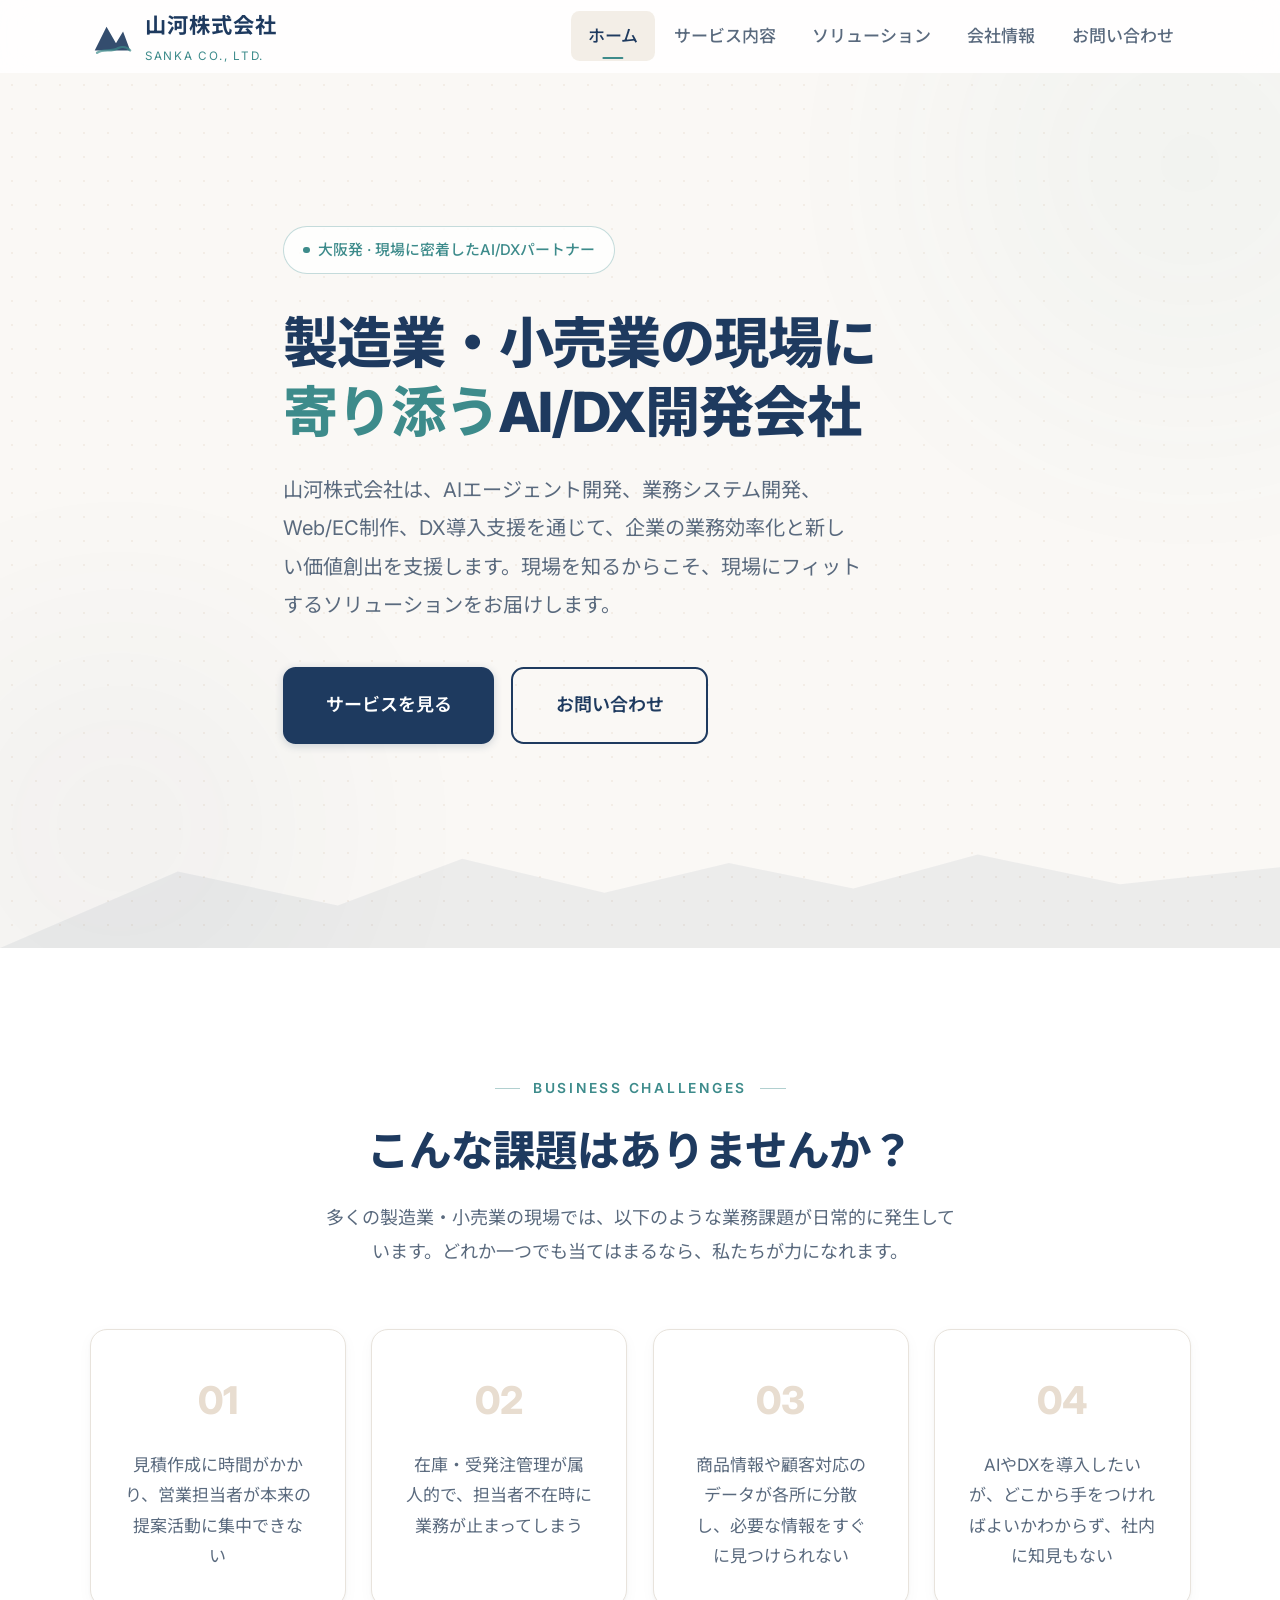
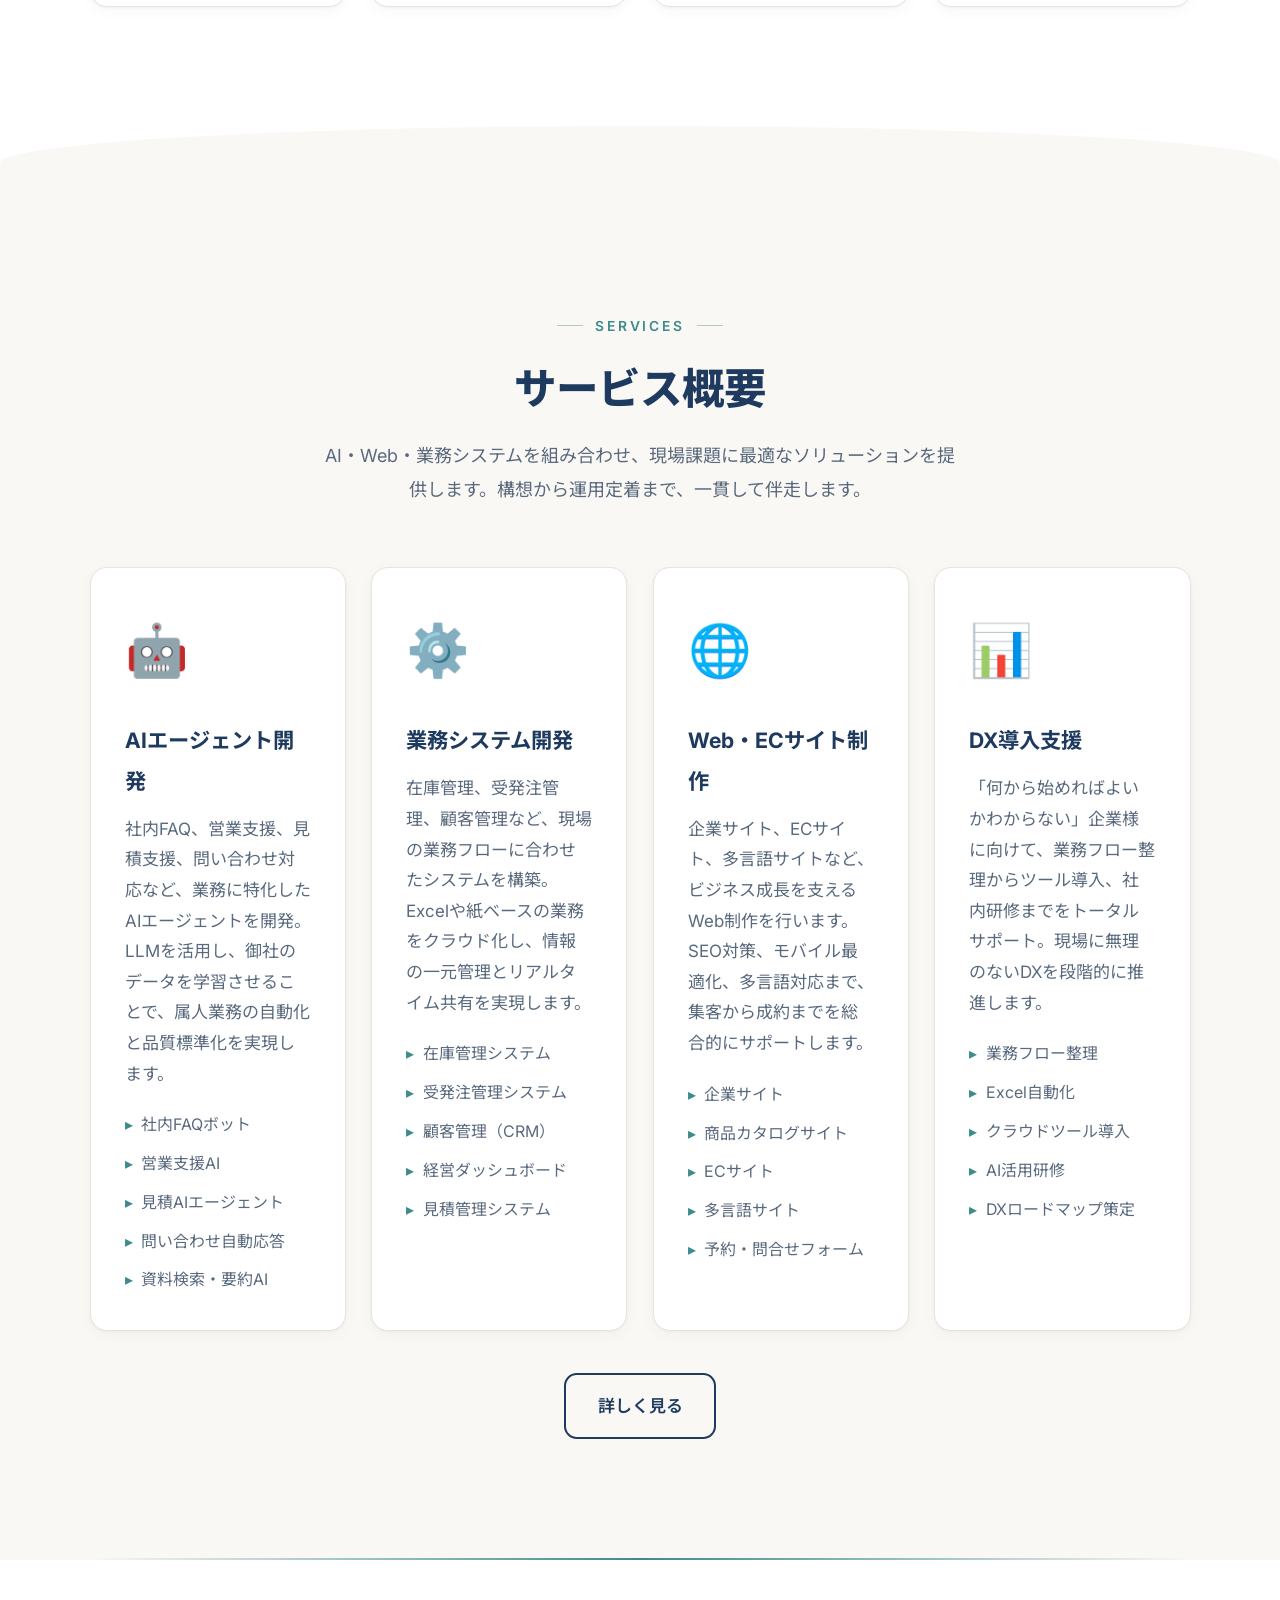
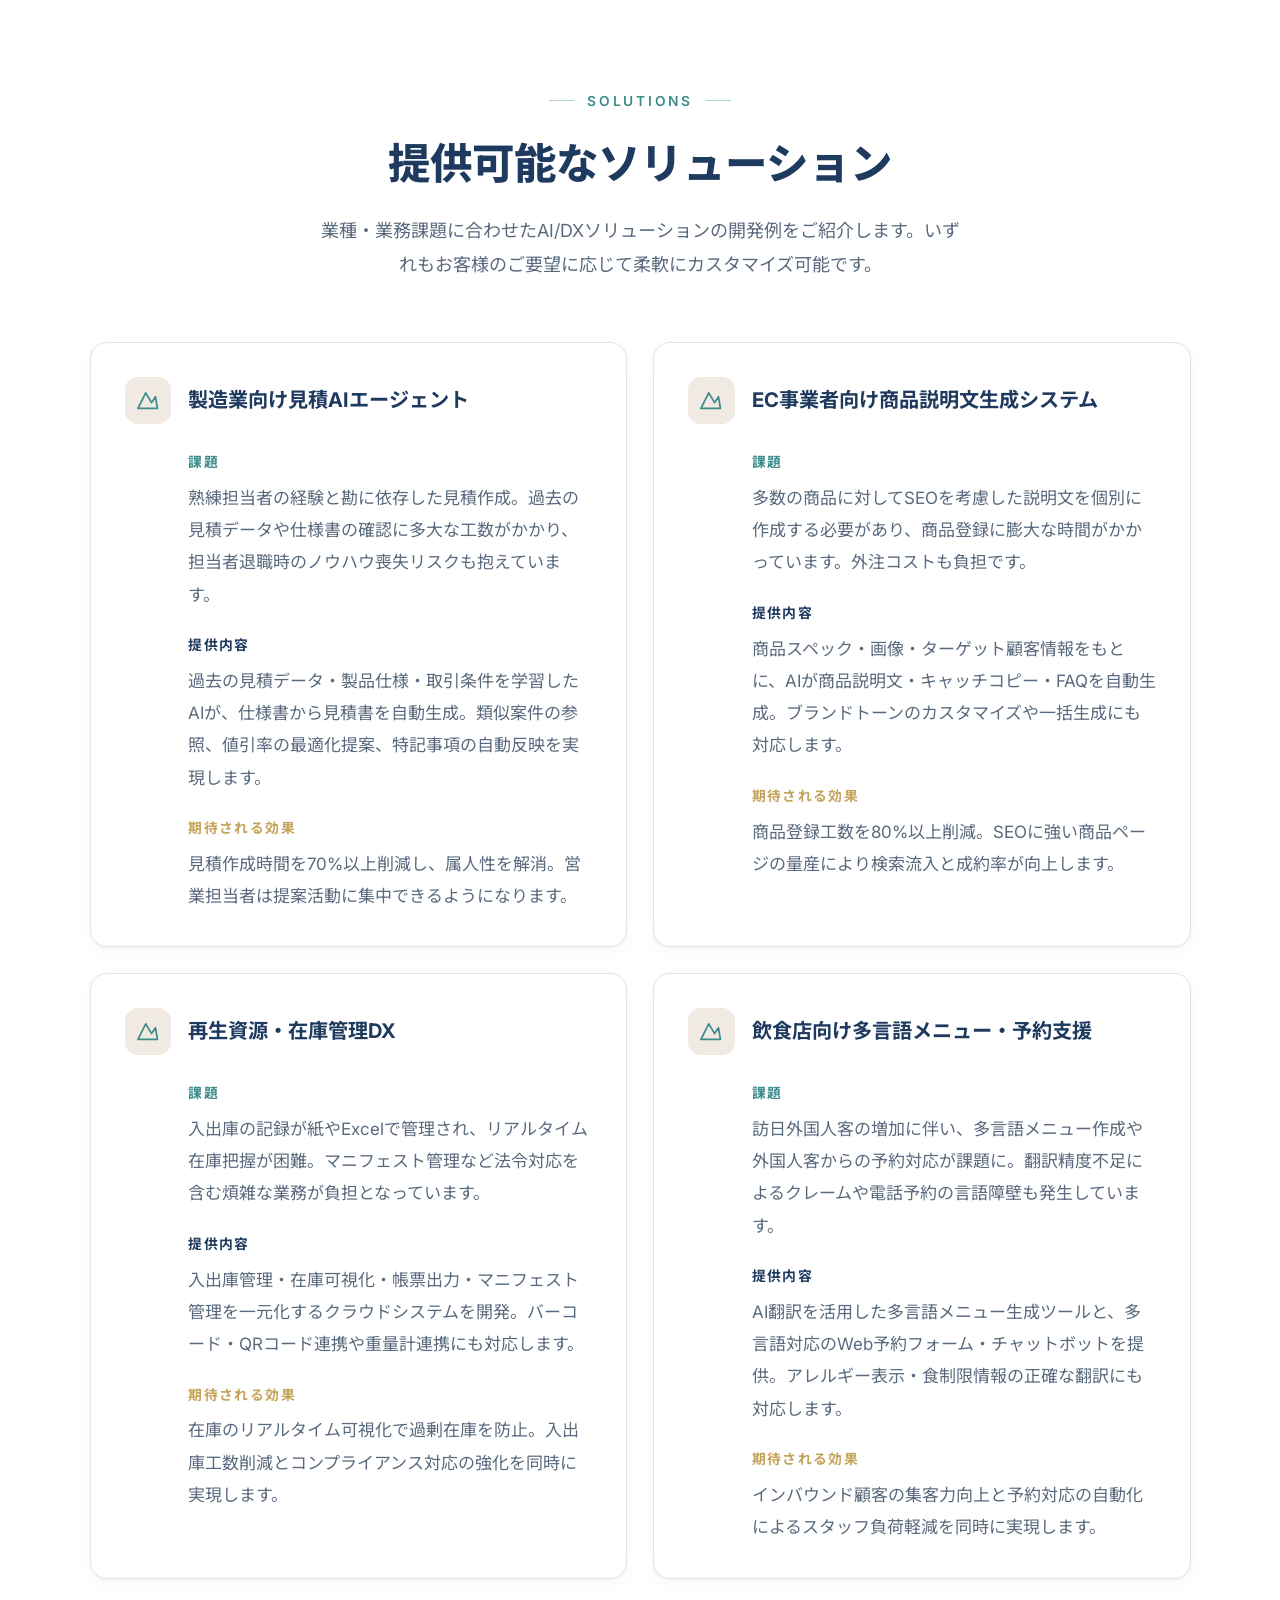
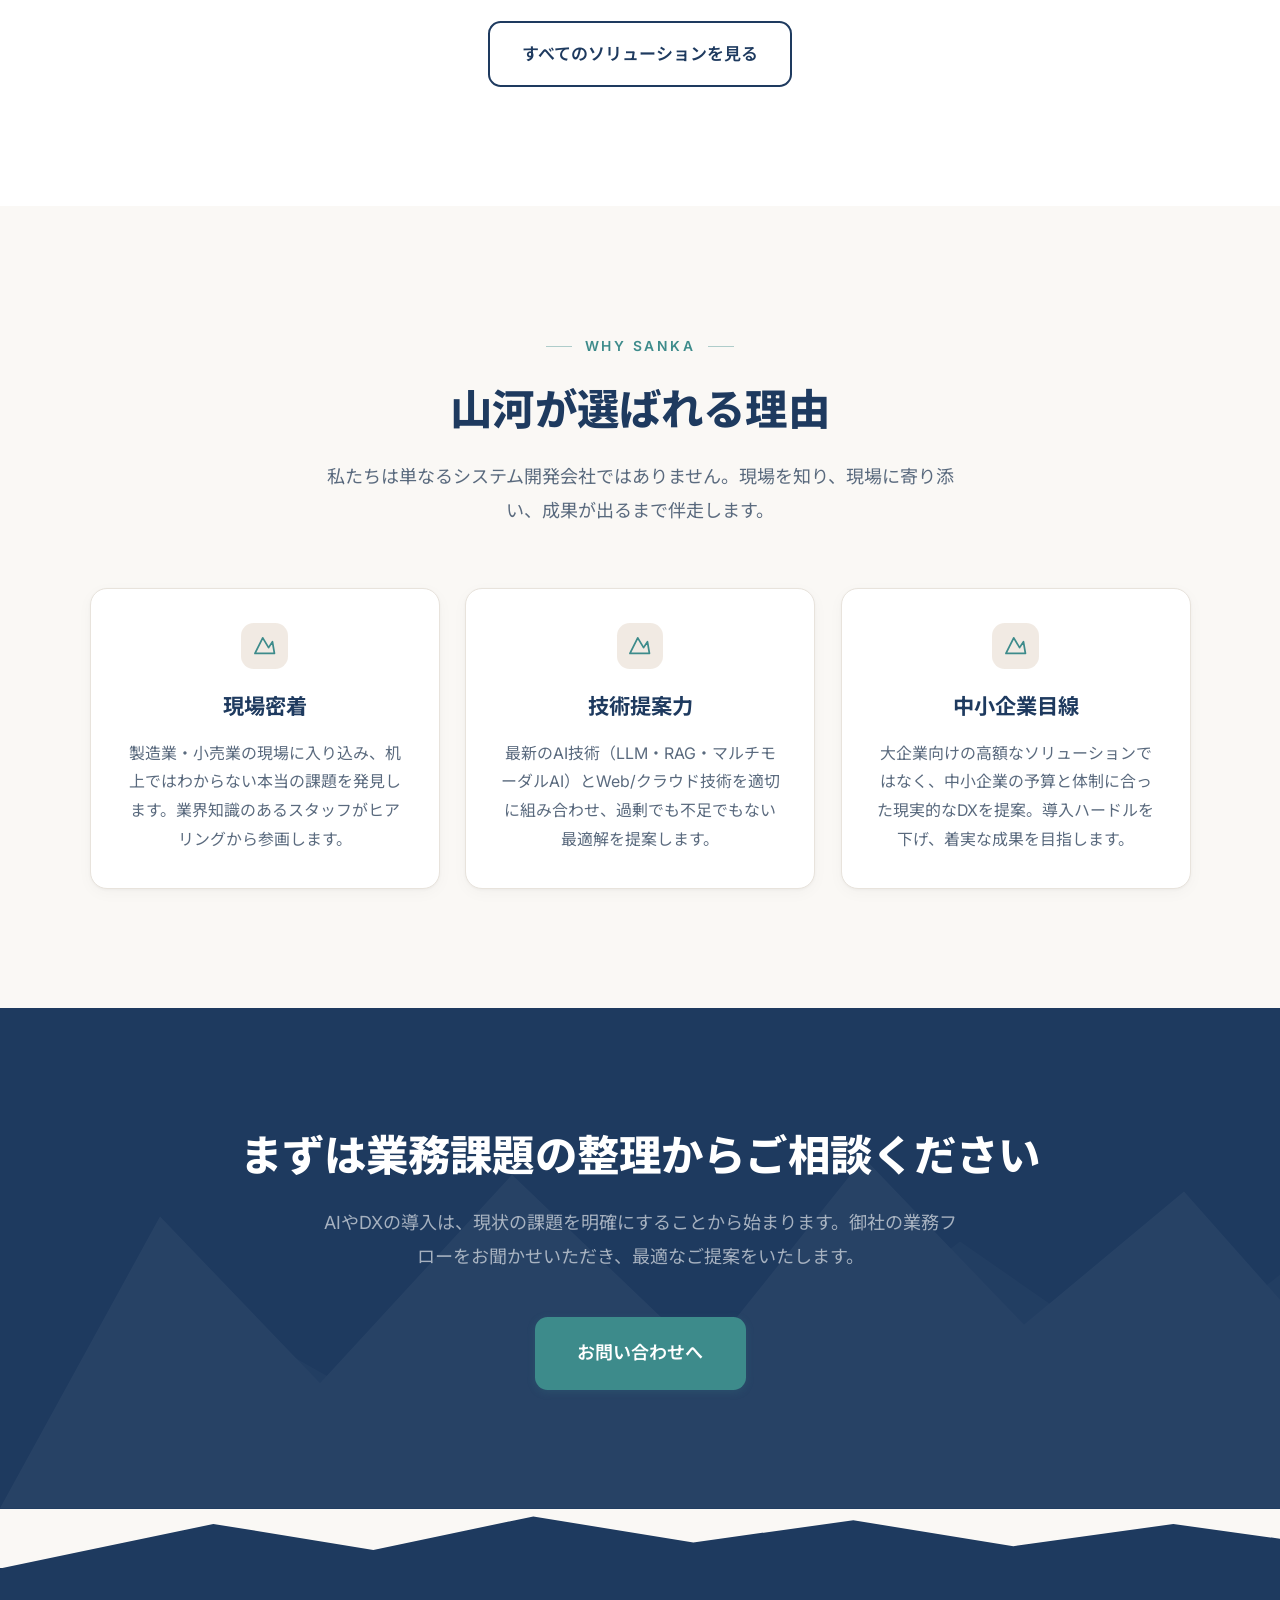
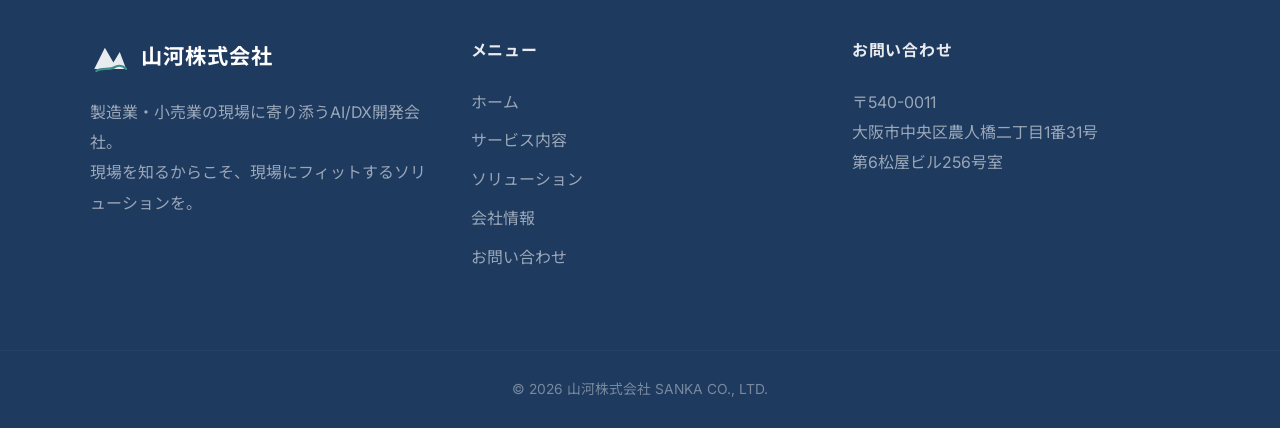
<file: index.html>
<!DOCTYPE html>
<html lang="ja">
<head>
  <meta charset="UTF-8">
  <meta name="viewport" content="width=device-width, initial-scale=1.0">
  <title>山河株式会社 | AIエージェント開発・DX支援</title>
  <meta name="description" content="山河株式会社は、製造業・小売業向けにAIエージェント開発、業務システム開発、Web・EC制作、DX導入支援を提供します。大阪市中央区に拠点を置くAI/DX開発会社です。">
  <meta name="keywords" content="山河株式会社,AIエージェント開発,DX支援,業務システム開発,Web制作,ECサイト制作,製造業DX,小売業DX,大阪">
  <meta property="og:title" content="山河株式会社 | AIエージェント開発・DX支援">
  <meta property="og:description" content="製造業・小売業向けにAIエージェント開発、業務システム開発、Web・EC制作、DX導入支援を提供します。">
  <meta property="og:type" content="website">
  <meta property="og:locale" content="ja_JP">
  <link rel="icon" href="data:image/svg+xml,<svg xmlns='http://www.w3.org/2000/svg' viewBox='0 0 36 36'><path d='M4 30L14 10L22 24L28 14L34 30Z' fill='%231e3a5f'/><path d='M6 32C12 28 18 32 24 28C28 26 32 28 34 30' stroke='%233d8b8b' stroke-width='2' fill='none' stroke-linecap='round'/></svg>">
  <link rel="stylesheet" href="css/style.css">
</head>
<body>

<header class="header">
  <div class="header-inner">
    <a href="index.html" class="logo">
      <svg viewBox="0 0 36 36" fill="none">
        <path d="M4 30L14 10L22 24L28 14L34 30Z" fill="#1e3a5f" opacity="0.9"/>
        <path d="M6 32C12 28 18 32 24 28C28 26 32 28 34 30" stroke="#3d8b8b" stroke-width="2" fill="none" stroke-linecap="round" opacity="0.7"/>
      </svg>
      <div>
        <div class="logo-text">山河株式会社</div>
        <div class="logo-sub">SANKA CO., LTD.</div>
      </div>
    </a>
    <nav class="nav">
      <a href="index.html" class="active">ホーム</a>
      <a href="services.html">サービス内容</a>
      <a href="solutions.html">ソリューション</a>
      <a href="company.html">会社情報</a>
      <a href="contact.html">お問い合わせ</a>
    </nav>
    <button class="menu-btn" aria-label="メニュー">
      <svg width="24" height="24" fill="none" stroke="currentColor" viewBox="0 0 24 24">
        <path stroke-linecap="round" stroke-linejoin="round" stroke-width="2" d="M4 6h16M4 12h16M4 18h16"/>
      </svg>
    </button>
  </div>
  <nav class="mobile-nav">
    <a href="index.html" class="active">ホーム</a>
    <a href="services.html">サービス内容</a>
    <a href="solutions.html">ソリューション</a>
    <a href="company.html">会社情報</a>
    <a href="contact.html">お問い合わせ</a>
  </nav>
</header>

<main>

<!-- ========== HERO ========== -->
<section class="hero">
  <div class="dot-bg"></div>
  <div class="blob blob-1"></div>
  <div class="blob blob-2"></div>
  <div class="container hero-content">
    <div class="hero-tag"><span class="dot"></span> 大阪発 · 現場に密着したAI/DXパートナー</div>
    <h1>製造業・小売業の現場に<br><span class="accent">寄り添う</span>AI/DX開発会社</h1>
    <p>山河株式会社は、AIエージェント開発、業務システム開発、Web/EC制作、DX導入支援を通じて、企業の業務効率化と新しい価値創出を支援します。現場を知るからこそ、現場にフィットするソリューションをお届けします。</p>
    <div class="hero-buttons">
      <a href="services.html" class="btn btn-primary btn-lg">サービスを見る</a>
      <a href="contact.html" class="btn btn-outline btn-lg">お問い合わせ</a>
    </div>
  </div>
  <div class="hero-mountain">
    <svg viewBox="0 0 1440 120" preserveAspectRatio="none" fill="#1e3a5f">
      <path d="M0 120L200 30L380 70L520 15L680 55L820 20L960 50L1100 10L1260 45L1440 25V120H0Z"/>
    </svg>
  </div>
</section>

<!-- ========== PAIN POINTS ========== -->
<section class="section section-white">
  <div class="container">
    <div class="text-center">
      <div class="section-label">BUSINESS CHALLENGES</div>
      <h2 class="section-title">こんな課題はありませんか？</h2>
      <p class="section-subtitle">多くの製造業・小売業の現場では、以下のような業務課題が日常的に発生しています。どれか一つでも当てはまるなら、私たちが力になれます。</p>
    </div>
    <div class="grid-4 mt-14">
      <div class="card text-center">
        <div class="pain-number">01</div>
        <p style="font-size:1rem;color:var(--text-muted);line-height:1.8;">見積作成に時間がかかり、営業担当者が本来の提案活動に集中できない</p>
      </div>
      <div class="card text-center">
        <div class="pain-number">02</div>
        <p style="font-size:1rem;color:var(--text-muted);line-height:1.8;">在庫・受発注管理が属人的で、担当者不在時に業務が止まってしまう</p>
      </div>
      <div class="card text-center">
        <div class="pain-number">03</div>
        <p style="font-size:1rem;color:var(--text-muted);line-height:1.8;">商品情報や顧客対応のデータが各所に分散し、必要な情報をすぐに見つけられない</p>
      </div>
      <div class="card text-center">
        <div class="pain-number">04</div>
        <p style="font-size:1rem;color:var(--text-muted);line-height:1.8;">AIやDXを導入したいが、どこから手をつければよいかわからず、社内に知見もない</p>
      </div>
    </div>
  </div>
</section>

<div class="mountain-divider"><div class="curve"></div></div>

<!-- ========== SERVICES OVERVIEW ========== -->
<section class="section section-bg" style="position:relative;">
  <div class="dot-bg" style="opacity:0.3;"></div>
  <div class="container" style="position:relative;">
    <div class="text-center">
      <div class="section-label">SERVICES</div>
      <h2 class="section-title">サービス概要</h2>
      <p class="section-subtitle">AI・Web・業務システムを組み合わせ、現場課題に最適なソリューションを提供します。構想から運用定着まで、一貫して伴走します。</p>
    </div>
    <div class="grid-4 mt-14">
      <div class="card service-card">
        <div class="service-icon">🤖</div>
        <h3>AIエージェント開発</h3>
        <p>社内FAQ、営業支援、見積支援、問い合わせ対応など、業務に特化したAIエージェントを開発。LLMを活用し、御社のデータを学習させることで、属人業務の自動化と品質標準化を実現します。</p>
        <ul><li>社内FAQボット</li><li>営業支援AI</li><li>見積AIエージェント</li><li>問い合わせ自動応答</li><li>資料検索・要約AI</li></ul>
      </div>
      <div class="card service-card">
        <div class="service-icon">⚙️</div>
        <h3>業務システム開発</h3>
        <p>在庫管理、受発注管理、顧客管理など、現場の業務フローに合わせたシステムを構築。Excelや紙ベースの業務をクラウド化し、情報の一元管理とリアルタイム共有を実現します。</p>
        <ul><li>在庫管理システム</li><li>受発注管理システム</li><li>顧客管理（CRM）</li><li>経営ダッシュボード</li><li>見積管理システム</li></ul>
      </div>
      <div class="card service-card">
        <div class="service-icon">🌐</div>
        <h3>Web・ECサイト制作</h3>
        <p>企業サイト、ECサイト、多言語サイトなど、ビジネス成長を支えるWeb制作を行います。SEO対策、モバイル最適化、多言語対応まで、集客から成約までを総合的にサポートします。</p>
        <ul><li>企業サイト</li><li>商品カタログサイト</li><li>ECサイト</li><li>多言語サイト</li><li>予約・問合せフォーム</li></ul>
      </div>
      <div class="card service-card">
        <div class="service-icon">📊</div>
        <h3>DX導入支援</h3>
        <p>「何から始めればよいかわからない」企業様に向けて、業務フロー整理からツール導入、社内研修までをトータルサポート。現場に無理のないDXを段階的に推進します。</p>
        <ul><li>業務フロー整理</li><li>Excel自動化</li><li>クラウドツール導入</li><li>AI活用研修</li><li>DXロードマップ策定</li></ul>
      </div>
    </div>
    <div class="text-center mt-10">
      <a href="services.html" class="btn btn-outline btn-md">詳しく見る</a>
    </div>
  </div>
</section>

<div class="river-line"><div class="river-line-inner"></div></div>

<!-- ========== SOLUTIONS ========== -->
<section class="section section-white">
  <div class="container">
    <div class="text-center">
      <div class="section-label">SOLUTIONS</div>
      <h2 class="section-title">提供可能なソリューション</h2>
      <p class="section-subtitle">業種・業務課題に合わせたAI/DXソリューションの開発例をご紹介します。いずれもお客様のご要望に応じて柔軟にカスタマイズ可能です。</p>
    </div>
    <div class="grid-2 mt-14">
      <div class="card solution-card">
        <div class="solution-header">
          <div class="solution-icon"><svg fill="none" stroke="currentColor" viewBox="0 0 24 24"><path stroke-linecap="round" stroke-linejoin="round" stroke-width="1.8" d="M2 20L10 4L16 14L20 8L22 20Z"/></svg></div>
          <h3>製造業向け見積AIエージェント</h3>
        </div>
        <div class="solution-body">
          <div><h4 class="challenge">課題</h4><p>熟練担当者の経験と勘に依存した見積作成。過去の見積データや仕様書の確認に多大な工数がかかり、担当者退職時のノウハウ喪失リスクも抱えています。</p></div>
          <div><h4 class="offering">提供内容</h4><p>過去の見積データ・製品仕様・取引条件を学習したAIが、仕様書から見積書を自動生成。類似案件の参照、値引率の最適化提案、特記事項の自動反映を実現します。</p></div>
          <div><h4 class="effect">期待される効果</h4><p>見積作成時間を70%以上削減し、属人性を解消。営業担当者は提案活動に集中できるようになります。</p></div>
        </div>
      </div>
      <div class="card solution-card">
        <div class="solution-header">
          <div class="solution-icon"><svg fill="none" stroke="currentColor" viewBox="0 0 24 24"><path stroke-linecap="round" stroke-linejoin="round" stroke-width="1.8" d="M2 20L10 4L16 14L20 8L22 20Z"/></svg></div>
          <h3>EC事業者向け商品説明文生成システム</h3>
        </div>
        <div class="solution-body">
          <div><h4 class="challenge">課題</h4><p>多数の商品に対してSEOを考慮した説明文を個別に作成する必要があり、商品登録に膨大な時間がかかっています。外注コストも負担です。</p></div>
          <div><h4 class="offering">提供内容</h4><p>商品スペック・画像・ターゲット顧客情報をもとに、AIが商品説明文・キャッチコピー・FAQを自動生成。ブランドトーンのカスタマイズや一括生成にも対応します。</p></div>
          <div><h4 class="effect">期待される効果</h4><p>商品登録工数を80%以上削減。SEOに強い商品ページの量産により検索流入と成約率が向上します。</p></div>
        </div>
      </div>
      <div class="card solution-card">
        <div class="solution-header">
          <div class="solution-icon"><svg fill="none" stroke="currentColor" viewBox="0 0 24 24"><path stroke-linecap="round" stroke-linejoin="round" stroke-width="1.8" d="M2 20L10 4L16 14L20 8L22 20Z"/></svg></div>
          <h3>再生資源・在庫管理DX</h3>
        </div>
        <div class="solution-body">
          <div><h4 class="challenge">課題</h4><p>入出庫の記録が紙やExcelで管理され、リアルタイム在庫把握が困難。マニフェスト管理など法令対応を含む煩雑な業務が負担となっています。</p></div>
          <div><h4 class="offering">提供内容</h4><p>入出庫管理・在庫可視化・帳票出力・マニフェスト管理を一元化するクラウドシステムを開発。バーコード・QRコード連携や重量計連携にも対応します。</p></div>
          <div><h4 class="effect">期待される効果</h4><p>在庫のリアルタイム可視化で過剰在庫を防止。入出庫工数削減とコンプライアンス対応の強化を同時に実現します。</p></div>
        </div>
      </div>
      <div class="card solution-card">
        <div class="solution-header">
          <div class="solution-icon"><svg fill="none" stroke="currentColor" viewBox="0 0 24 24"><path stroke-linecap="round" stroke-linejoin="round" stroke-width="1.8" d="M2 20L10 4L16 14L20 8L22 20Z"/></svg></div>
          <h3>飲食店向け多言語メニュー・予約支援</h3>
        </div>
        <div class="solution-body">
          <div><h4 class="challenge">課題</h4><p>訪日外国人客の増加に伴い、多言語メニュー作成や外国人客からの予約対応が課題に。翻訳精度不足によるクレームや電話予約の言語障壁も発生しています。</p></div>
          <div><h4 class="offering">提供内容</h4><p>AI翻訳を活用した多言語メニュー生成ツールと、多言語対応のWeb予約フォーム・チャットボットを提供。アレルギー表示・食制限情報の正確な翻訳にも対応します。</p></div>
          <div><h4 class="effect">期待される効果</h4><p>インバウンド顧客の集客力向上と予約対応の自動化によるスタッフ負荷軽減を同時に実現します。</p></div>
        </div>
      </div>
    </div>
    <div class="text-center mt-10">
      <a href="solutions.html" class="btn btn-outline btn-md">すべてのソリューションを見る</a>
    </div>
  </div>
</section>

<!-- ========== WHY US ========== -->
<section class="section section-bg">
  <div class="container">
    <div class="text-center">
      <div class="section-label">WHY SANKA</div>
      <h2 class="section-title">山河が選ばれる理由</h2>
      <p class="section-subtitle">私たちは単なるシステム開発会社ではありません。現場を知り、現場に寄り添い、成果が出るまで伴走します。</p>
    </div>
    <div class="grid-3 mt-14">
      <div class="card strength-card">
        <div class="strength-icon"><svg fill="none" stroke="currentColor" viewBox="0 0 24 24"><path stroke-linecap="round" stroke-linejoin="round" stroke-width="1.8" d="M2 20L10 4L16 14L20 8L22 20Z"/></svg></div>
        <h3>現場密着</h3>
        <p>製造業・小売業の現場に入り込み、机上ではわからない本当の課題を発見します。業界知識のあるスタッフがヒアリングから参画します。</p>
      </div>
      <div class="card strength-card">
        <div class="strength-icon"><svg fill="none" stroke="currentColor" viewBox="0 0 24 24"><path stroke-linecap="round" stroke-linejoin="round" stroke-width="1.8" d="M2 20L10 4L16 14L20 8L22 20Z"/></svg></div>
        <h3>技術提案力</h3>
        <p>最新のAI技術（LLM・RAG・マルチモーダルAI）とWeb/クラウド技術を適切に組み合わせ、過剰でも不足でもない最適解を提案します。</p>
      </div>
      <div class="card strength-card">
        <div class="strength-icon"><svg fill="none" stroke="currentColor" viewBox="0 0 24 24"><path stroke-linecap="round" stroke-linejoin="round" stroke-width="1.8" d="M2 20L10 4L16 14L20 8L22 20Z"/></svg></div>
        <h3>中小企業目線</h3>
        <p>大企業向けの高額なソリューションではなく、中小企業の予算と体制に合った現実的なDXを提案。導入ハードルを下げ、着実な成果を目指します。</p>
      </div>
    </div>
  </div>
</section>

<!-- ========== CTA ========== -->
<section class="section section-mountain">
  <div class="mountain-pattern">
    <svg viewBox="0 0 800 600" preserveAspectRatio="none" fill="white">
      <path d="M0 600L100 250L200 450L320 200L440 420L540 180L640 380L740 220L800 350V600H0Z"/>
      <path d="M0 600L120 350L240 480L360 300L480 460L600 280L720 440L800 320V600H0Z" opacity="0.5"/>
    </svg>
  </div>
  <div class="container text-center" style="position:relative;">
    <h2 class="section-title">まずは業務課題の整理からご相談ください</h2>
    <p class="section-subtitle">AIやDXの導入は、現状の課題を明確にすることから始まります。御社の業務フローをお聞かせいただき、最適なご提案をいたします。</p>
    <div class="mt-10">
      <a href="contact.html" class="btn btn-secondary btn-lg">お問い合わせへ</a>
    </div>
  </div>
</section>

</main>

<footer class="footer">
  <div class="footer-mountain">
    <svg viewBox="0 0 1440 80" preserveAspectRatio="none" fill="#1e3a5f">
      <path d="M0 80L240 20L420 55L600 10L780 45L960 15L1140 50L1320 20L1440 40V80H0Z"/>
    </svg>
  </div>
  <div class="footer-inner">
    <div>
      <div class="footer-logo">
        <svg viewBox="0 0 36 36" fill="none">
          <path d="M4 30L14 10L22 24L28 14L34 30Z" fill="white" opacity="0.9"/>
          <path d="M6 32C12 28 18 32 24 28C28 26 32 28 34 30" stroke="#3d8b8b" stroke-width="2" fill="none" stroke-linecap="round"/>
        </svg>
        <span>山河株式会社</span>
      </div>
      <p>製造業・小売業の現場に寄り添うAI/DX開発会社。<br>現場を知るからこそ、現場にフィットするソリューションを。</p>
    </div>
    <div>
      <h3>メニュー</h3>
      <a href="index.html">ホーム</a>
      <a href="services.html">サービス内容</a>
      <a href="solutions.html">ソリューション</a>
      <a href="company.html">会社情報</a>
      <a href="contact.html">お問い合わせ</a>
    </div>
    <div>
      <h3>お問い合わせ</h3>
      <p>〒540-0011<br>大阪市中央区農人橋二丁目1番31号<br>第6松屋ビル256号室</p>
    </div>
  </div>
  <div class="footer-bottom">&copy; 2026 山河株式会社 SANKA CO., LTD.</div>
</footer>

<script src="js/main.js"></script>
</body>
</html>
</file>
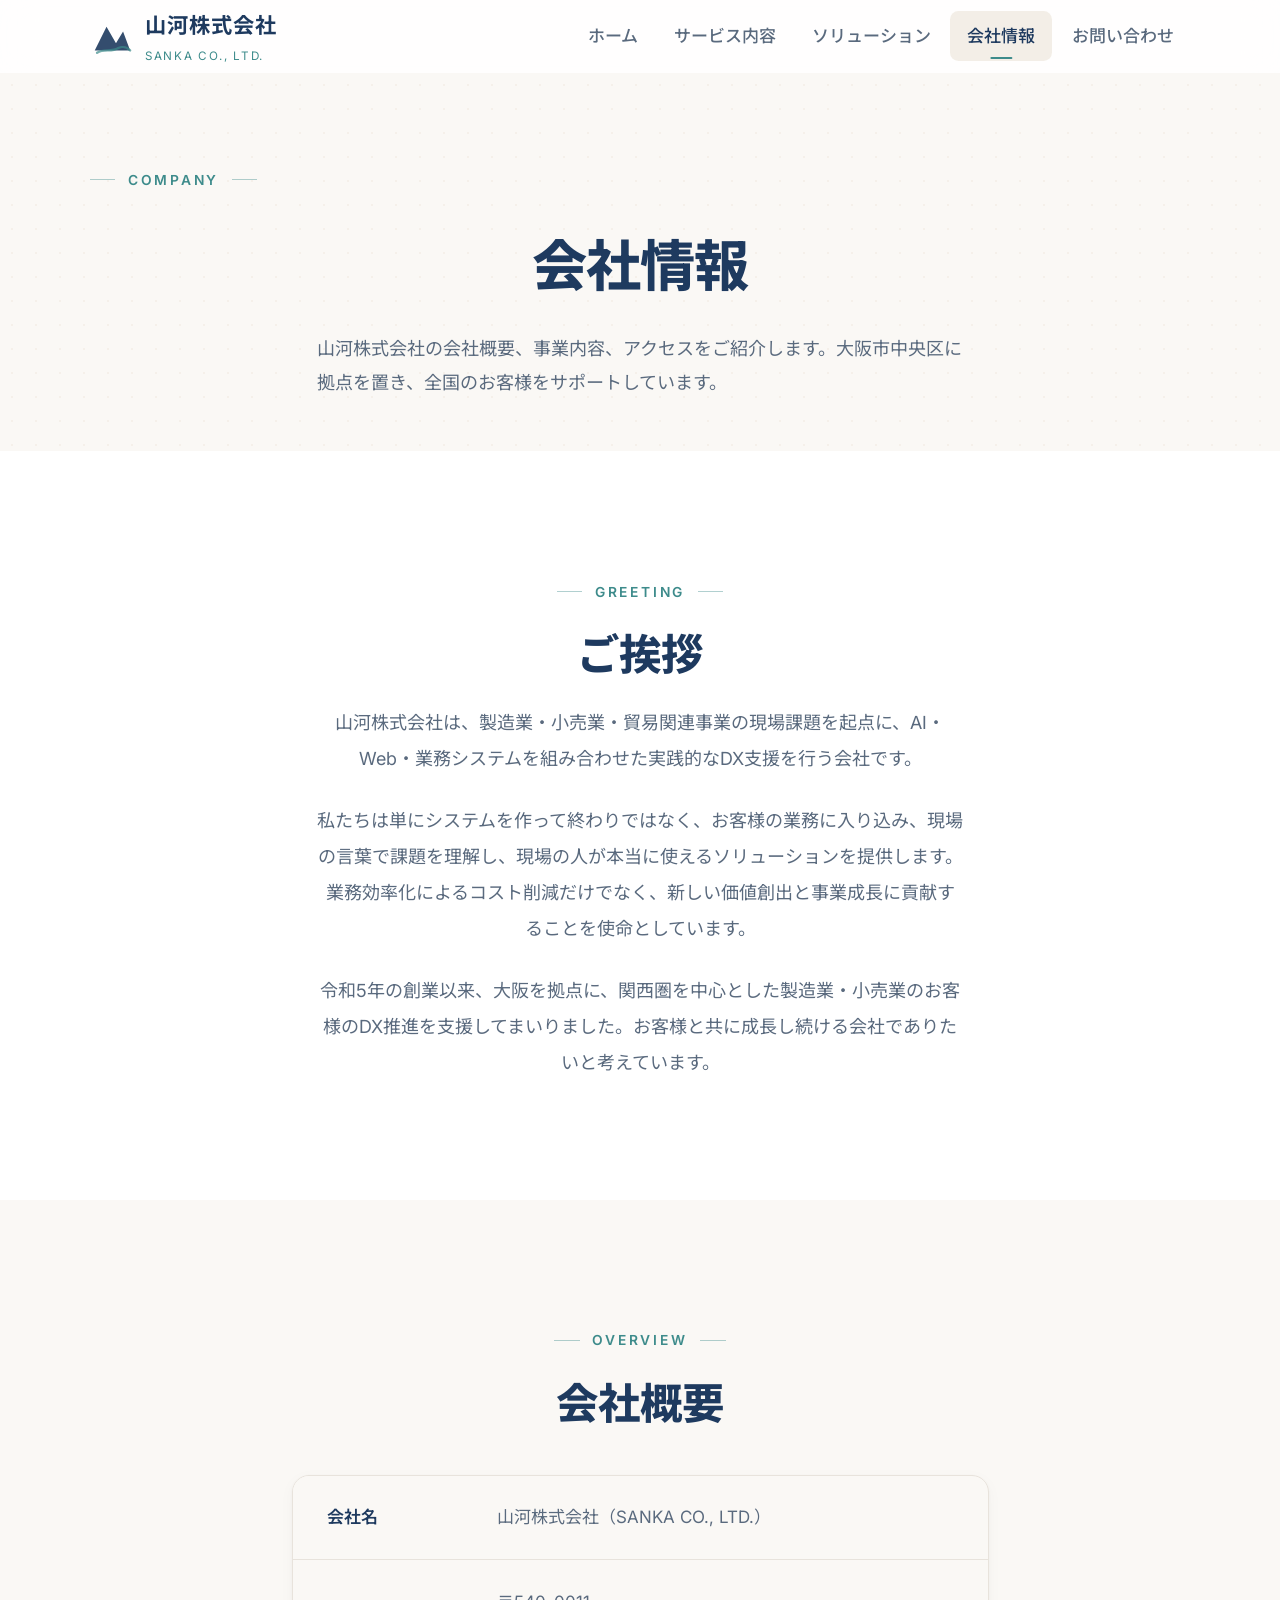
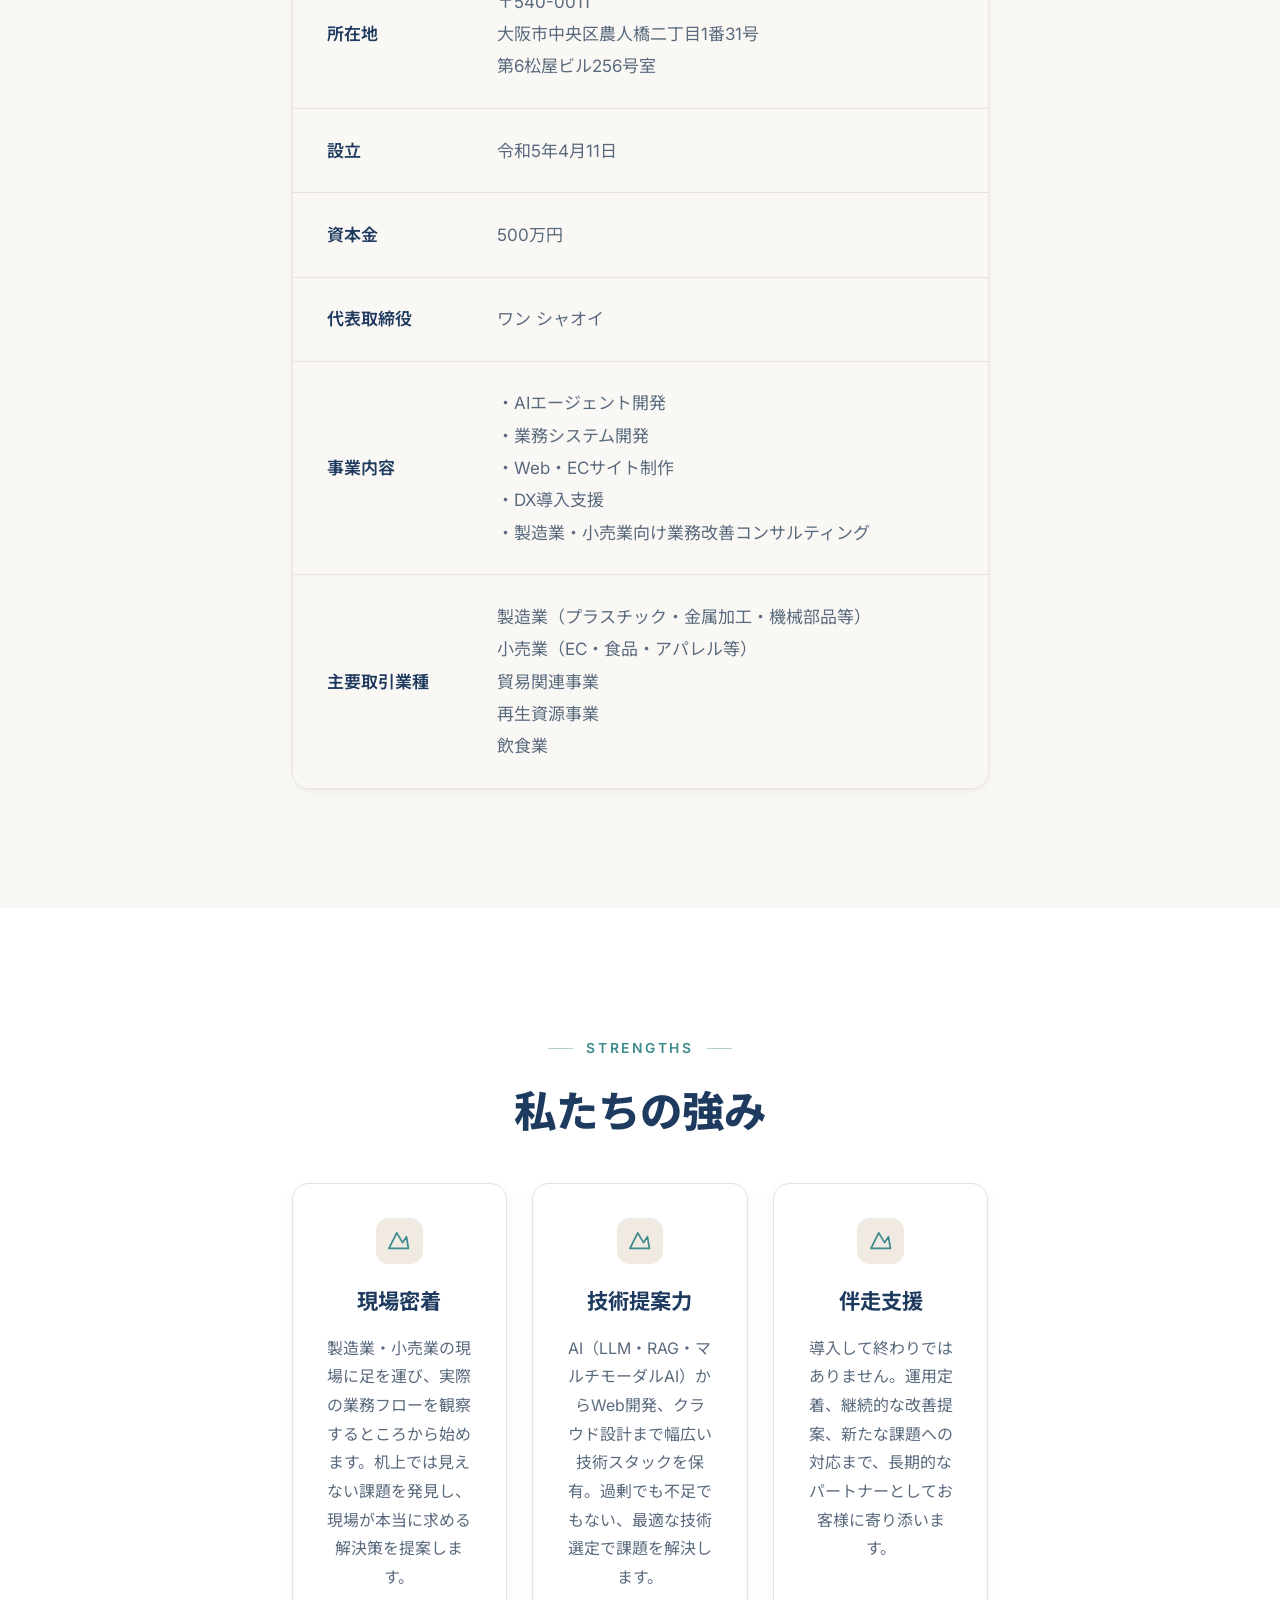
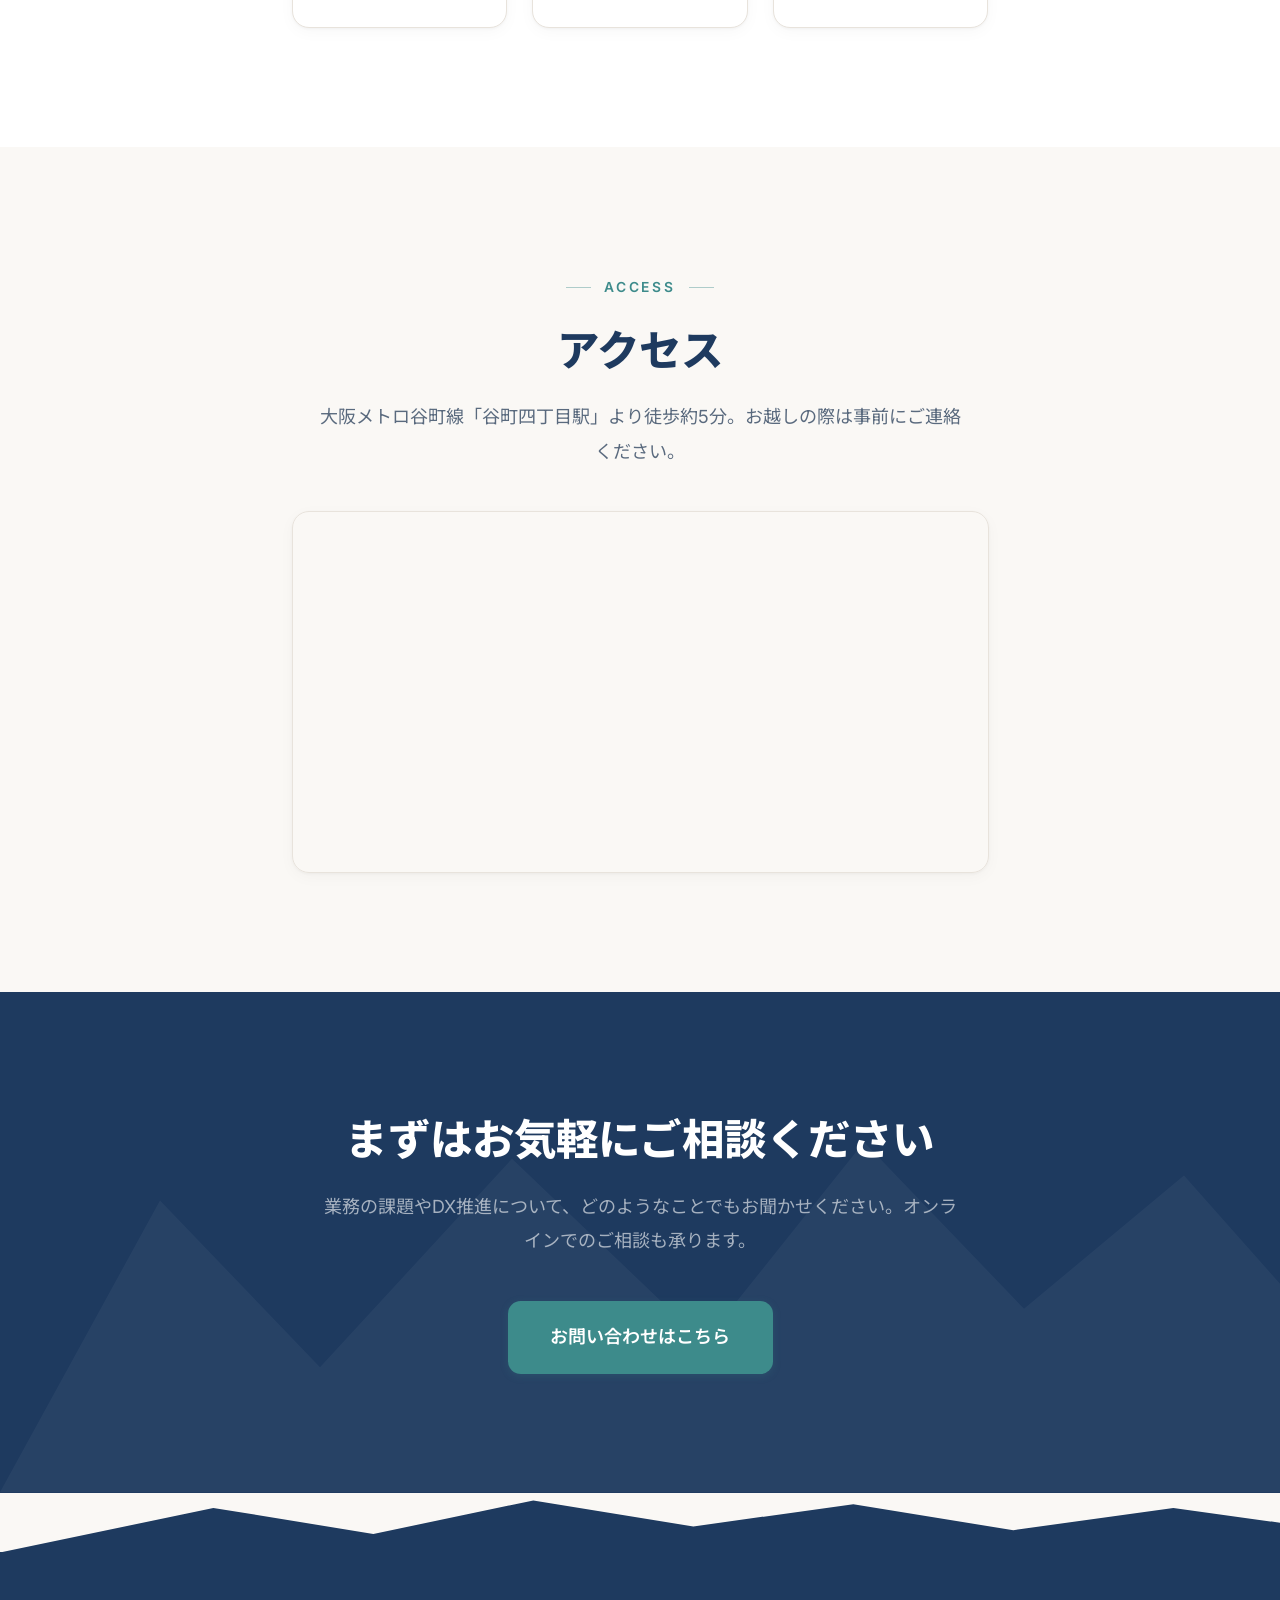
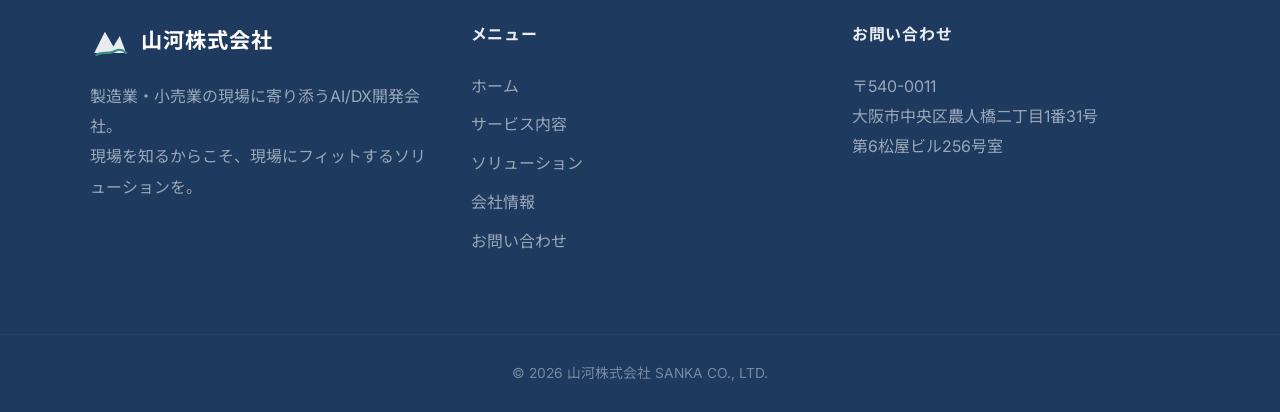
<file: company.html>
<!DOCTYPE html>
<html lang="ja">
<head>
  <meta charset="UTF-8">
  <meta name="viewport" content="width=device-width, initial-scale=1.0">
  <title>会社情報 | 山河株式会社</title>
  <meta name="description" content="山河株式会社の会社概要、所在地（大阪市中央区農人橋）、事業内容、アクセスマップ。AI/DX開発会社。">
  <meta property="og:title" content="会社情報 | 山河株式会社">
  <meta property="og:description" content="山河株式会社の会社概要、所在地（大阪市中央区農人橋）、事業内容。AI/DX開発会社。">
  <meta property="og:type" content="website">
  <meta property="og:locale" content="ja_JP">
  <link rel="icon" href="data:image/svg+xml,<svg xmlns='http://www.w3.org/2000/svg' viewBox='0 0 36 36'><path d='M4 30L14 10L22 24L28 14L34 30Z' fill='%231e3a5f'/><path d='M6 32C12 28 18 32 24 28C28 26 32 28 34 30' stroke='%233d8b8b' stroke-width='2' fill='none' stroke-linecap='round'/></svg>">
  <link rel="stylesheet" href="css/style.css">
</head>
<body>

<header class="header">
  <div class="header-inner">
    <a href="index.html" class="logo">
      <svg viewBox="0 0 36 36" fill="none">
        <path d="M4 30L14 10L22 24L28 14L34 30Z" fill="#1e3a5f" opacity="0.9"/>
        <path d="M6 32C12 28 18 32 24 28C28 26 32 28 34 30" stroke="#3d8b8b" stroke-width="2" fill="none" stroke-linecap="round" opacity="0.7"/>
      </svg>
      <div><div class="logo-text">山河株式会社</div><div class="logo-sub">SANKA CO., LTD.</div></div>
    </a>
    <nav class="nav">
      <a href="index.html">ホーム</a>
      <a href="services.html">サービス内容</a>
      <a href="solutions.html">ソリューション</a>
      <a href="company.html" class="active">会社情報</a>
      <a href="contact.html">お問い合わせ</a>
    </nav>
    <button class="menu-btn" aria-label="メニュー">
      <svg width="24" height="24" fill="none" stroke="currentColor" viewBox="0 0 24 24">
        <path stroke-linecap="round" stroke-linejoin="round" stroke-width="2" d="M4 6h16M4 12h16M4 18h16"/>
      </svg>
    </button>
  </div>
  <nav class="mobile-nav">
    <a href="index.html">ホーム</a>
    <a href="services.html">サービス内容</a>
    <a href="solutions.html">ソリューション</a>
    <a href="company.html" class="active">会社情報</a>
    <a href="contact.html">お問い合わせ</a>
  </nav>
</header>

<main>

<section class="page-header">
  <div class="dot-bg"></div>
  <div class="container" style="position:relative;">
    <div class="section-label text-center">COMPANY</div>
    <h1 class="text-center" style="margin-bottom:0.5rem;">会社情報</h1>
    <p class="section-subtitle" style="margin-top:0.75rem;">山河株式会社の会社概要、事業内容、アクセスをご紹介します。大阪市中央区に拠点を置き、全国のお客様をサポートしています。</p>
  </div>
</section>

<!-- Greeting -->
<section class="section section-white">
  <div class="container" style="max-width:44rem;">
    <div class="text-center">
      <div class="section-label">GREETING</div>
      <h2 class="section-title">ご挨拶</h2>
      <p style="font-size:1.0625rem;color:var(--text-muted);line-height:2;max-width:38rem;margin:0 auto;">山河株式会社は、製造業・小売業・貿易関連事業の現場課題を起点に、AI・Web・業務システムを組み合わせた実践的なDX支援を行う会社です。</p>
      <p style="font-size:1.0625rem;color:var(--text-muted);line-height:2;max-width:38rem;margin:1.5rem auto 0;">私たちは単にシステムを作って終わりではなく、お客様の業務に入り込み、現場の言葉で課題を理解し、現場の人が本当に使えるソリューションを提供します。業務効率化によるコスト削減だけでなく、新しい価値創出と事業成長に貢献することを使命としています。</p>
      <p style="font-size:1.0625rem;color:var(--text-muted);line-height:2;max-width:38rem;margin:1.5rem auto 0;">令和5年の創業以来、大阪を拠点に、関西圏を中心とした製造業・小売業のお客様のDX推進を支援してまいりました。お客様と共に成長し続ける会社でありたいと考えています。</p>
    </div>
  </div>
</section>

<!-- Company Info -->
<section class="section section-bg">
  <div class="container" style="max-width:44rem;">
    <div class="text-center mb-10">
      <div class="section-label">OVERVIEW</div>
      <h2 class="section-title">会社概要</h2>
    </div>
    <div class="company-table">
      <table>
        <tbody>
          <tr><th>会社名</th><td>山河株式会社（SANKA CO., LTD.）</td></tr>
          <tr><th>所在地</th><td>〒540-0011<br>大阪市中央区農人橋二丁目1番31号<br>第6松屋ビル256号室</td></tr>
          <tr><th>設立</th><td>令和5年4月11日</td></tr>
          <tr><th>資本金</th><td>500万円</td></tr>
          <tr><th>代表取締役</th><td>ワン シャオイ</td></tr>
          <tr><th>事業内容</th><td>・AIエージェント開発<br>・業務システム開発<br>・Web・ECサイト制作<br>・DX導入支援<br>・製造業・小売業向け業務改善コンサルティング</td></tr>
          <tr><th>主要取引業種</th><td>製造業（プラスチック・金属加工・機械部品等）<br>小売業（EC・食品・アパレル等）<br>貿易関連事業<br>再生資源事業<br>飲食業</td></tr>
        </tbody>
      </table>
    </div>
  </div>
</section>

<!-- Strengths -->
<section class="section section-white">
  <div class="container" style="max-width:44rem;">
    <div class="text-center mb-10">
      <div class="section-label">STRENGTHS</div>
      <h2 class="section-title">私たちの強み</h2>
    </div>
    <div class="grid-3">
      <div class="card strength-card">
        <div class="strength-icon"><svg fill="none" stroke="currentColor" viewBox="0 0 24 24"><path stroke-linecap="round" stroke-linejoin="round" stroke-width="1.8" d="M2 20L10 4L16 14L20 8L22 20Z"/></svg></div>
        <h3>現場密着</h3>
        <p>製造業・小売業の現場に足を運び、実際の業務フローを観察するところから始めます。机上では見えない課題を発見し、現場が本当に求める解決策を提案します。</p>
      </div>
      <div class="card strength-card">
        <div class="strength-icon"><svg fill="none" stroke="currentColor" viewBox="0 0 24 24"><path stroke-linecap="round" stroke-linejoin="round" stroke-width="1.8" d="M2 20L10 4L16 14L20 8L22 20Z"/></svg></div>
        <h3>技術提案力</h3>
        <p>AI（LLM・RAG・マルチモーダルAI）からWeb開発、クラウド設計まで幅広い技術スタックを保有。過剰でも不足でもない、最適な技術選定で課題を解決します。</p>
      </div>
      <div class="card strength-card">
        <div class="strength-icon"><svg fill="none" stroke="currentColor" viewBox="0 0 24 24"><path stroke-linecap="round" stroke-linejoin="round" stroke-width="1.8" d="M2 20L10 4L16 14L20 8L22 20Z"/></svg></div>
        <h3>伴走支援</h3>
        <p>導入して終わりではありません。運用定着、継続的な改善提案、新たな課題への対応まで、長期的なパートナーとしてお客様に寄り添います。</p>
      </div>
    </div>
  </div>
</section>

<!-- Map -->
<section class="section section-bg">
  <div class="container" style="max-width:44rem;">
    <div class="text-center mb-10">
      <div class="section-label">ACCESS</div>
      <h2 class="section-title">アクセス</h2>
      <p class="section-subtitle">大阪メトロ谷町線「谷町四丁目駅」より徒歩約5分。お越しの際は事前にご連絡ください。</p>
    </div>
    <div class="map-wrapper">
      <iframe src="https://www.google.com/maps/embed?pb=!1m18!1m12!1m3!1d3280.7873376424557!2d135.5163974757516!3d34.68050747291385!2m3!1f0!2f0!3f0!3m2!1i1024!2i768!4f13.1!3m3!1m2!1s0x6000e0d9c6d4e1b7%3A0x7e5a5d5b2f6e2b8e!2z5aSn6Ziq5bqc5aSn6Ziq5biC5Lit5aSu5Yy66L6y5Lq65qmL77yS5LiB55uu77yR4oiS77yR77yR!5e0!3m2!1sja!2sjp!4v1700000000000!5m2!1sja!2sjp" allowfullscreen="" loading="lazy" referrerpolicy="no-referrer-when-downgrade"></iframe>
    </div>
  </div>
</section>

<section class="section section-mountain">
  <div class="mountain-pattern">
    <svg viewBox="0 0 800 600" preserveAspectRatio="none" fill="white">
      <path d="M0 600L100 250L200 450L320 200L440 420L540 180L640 380L740 220L800 350V600H0Z"/>
    </svg>
  </div>
  <div class="container text-center" style="position:relative;">
    <h2 class="section-title">まずはお気軽にご相談ください</h2>
    <p class="section-subtitle">業務の課題やDX推進について、どのようなことでもお聞かせください。オンラインでのご相談も承ります。</p>
    <div class="mt-10">
      <a href="contact.html" class="btn btn-secondary btn-lg">お問い合わせはこちら</a>
    </div>
  </div>
</section>

</main>

<footer class="footer">
  <div class="footer-mountain"><svg viewBox="0 0 1440 80" preserveAspectRatio="none" fill="#1e3a5f"><path d="M0 80L240 20L420 55L600 10L780 45L960 15L1140 50L1320 20L1440 40V80H0Z"/></svg></div>
  <div class="footer-inner">
    <div>
      <div class="footer-logo">
        <svg viewBox="0 0 36 36" fill="none">
          <path d="M4 30L14 10L22 24L28 14L34 30Z" fill="white" opacity="0.9"/>
          <path d="M6 32C12 28 18 32 24 28C28 26 32 28 34 30" stroke="#3d8b8b" stroke-width="2" fill="none" stroke-linecap="round"/>
        </svg>
        <span>山河株式会社</span>
      </div>
      <p>製造業・小売業の現場に寄り添うAI/DX開発会社。<br>現場を知るからこそ、現場にフィットするソリューションを。</p>
    </div>
    <div>
      <h3>メニュー</h3>
      <a href="index.html">ホーム</a><a href="services.html">サービス内容</a><a href="solutions.html">ソリューション</a><a href="company.html">会社情報</a><a href="contact.html">お問い合わせ</a>
    </div>
    <div>
      <h3>お問い合わせ</h3>
      <p>〒540-0011<br>大阪市中央区農人橋二丁目1番31号<br>第6松屋ビル256号室</p>
    </div>
  </div>
  <div class="footer-bottom">&copy; 2026 山河株式会社 SANKA CO., LTD.</div>
</footer>

<script src="js/main.js"></script>
</body>
</html>
</file>
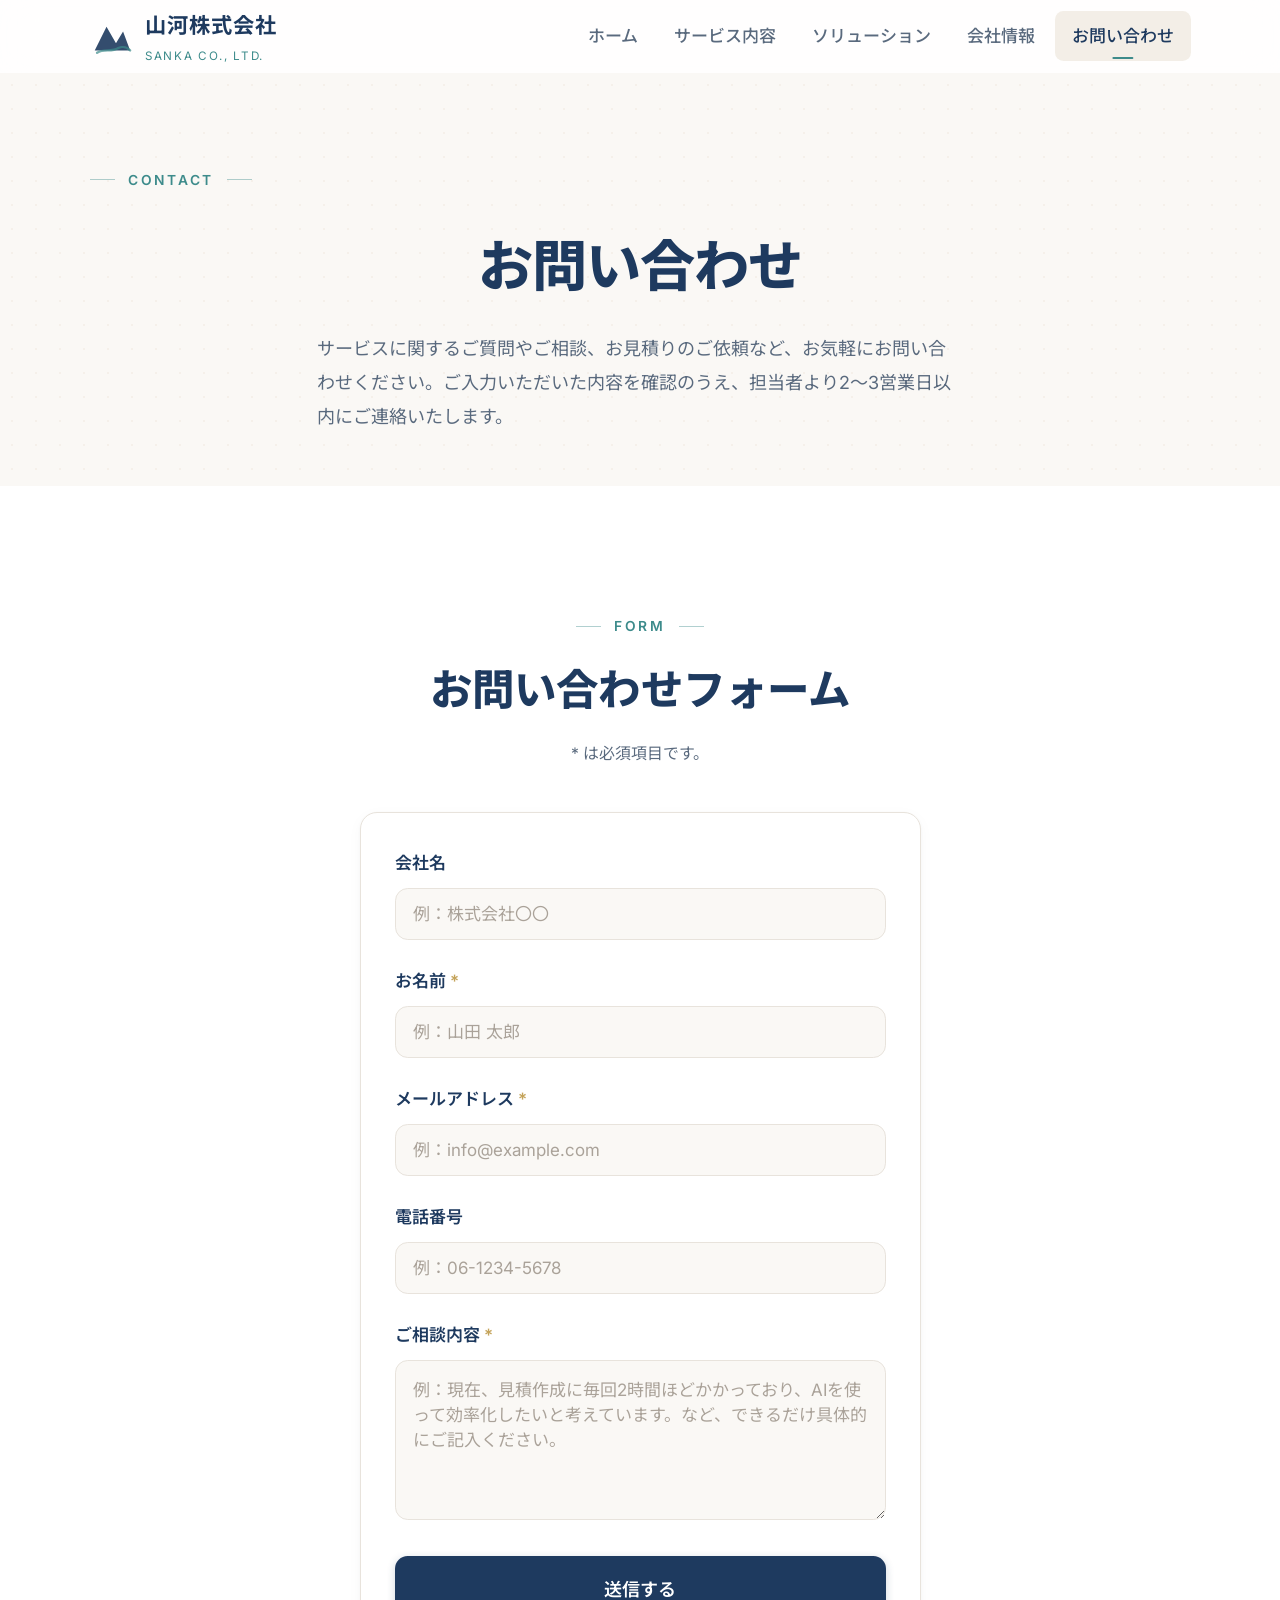
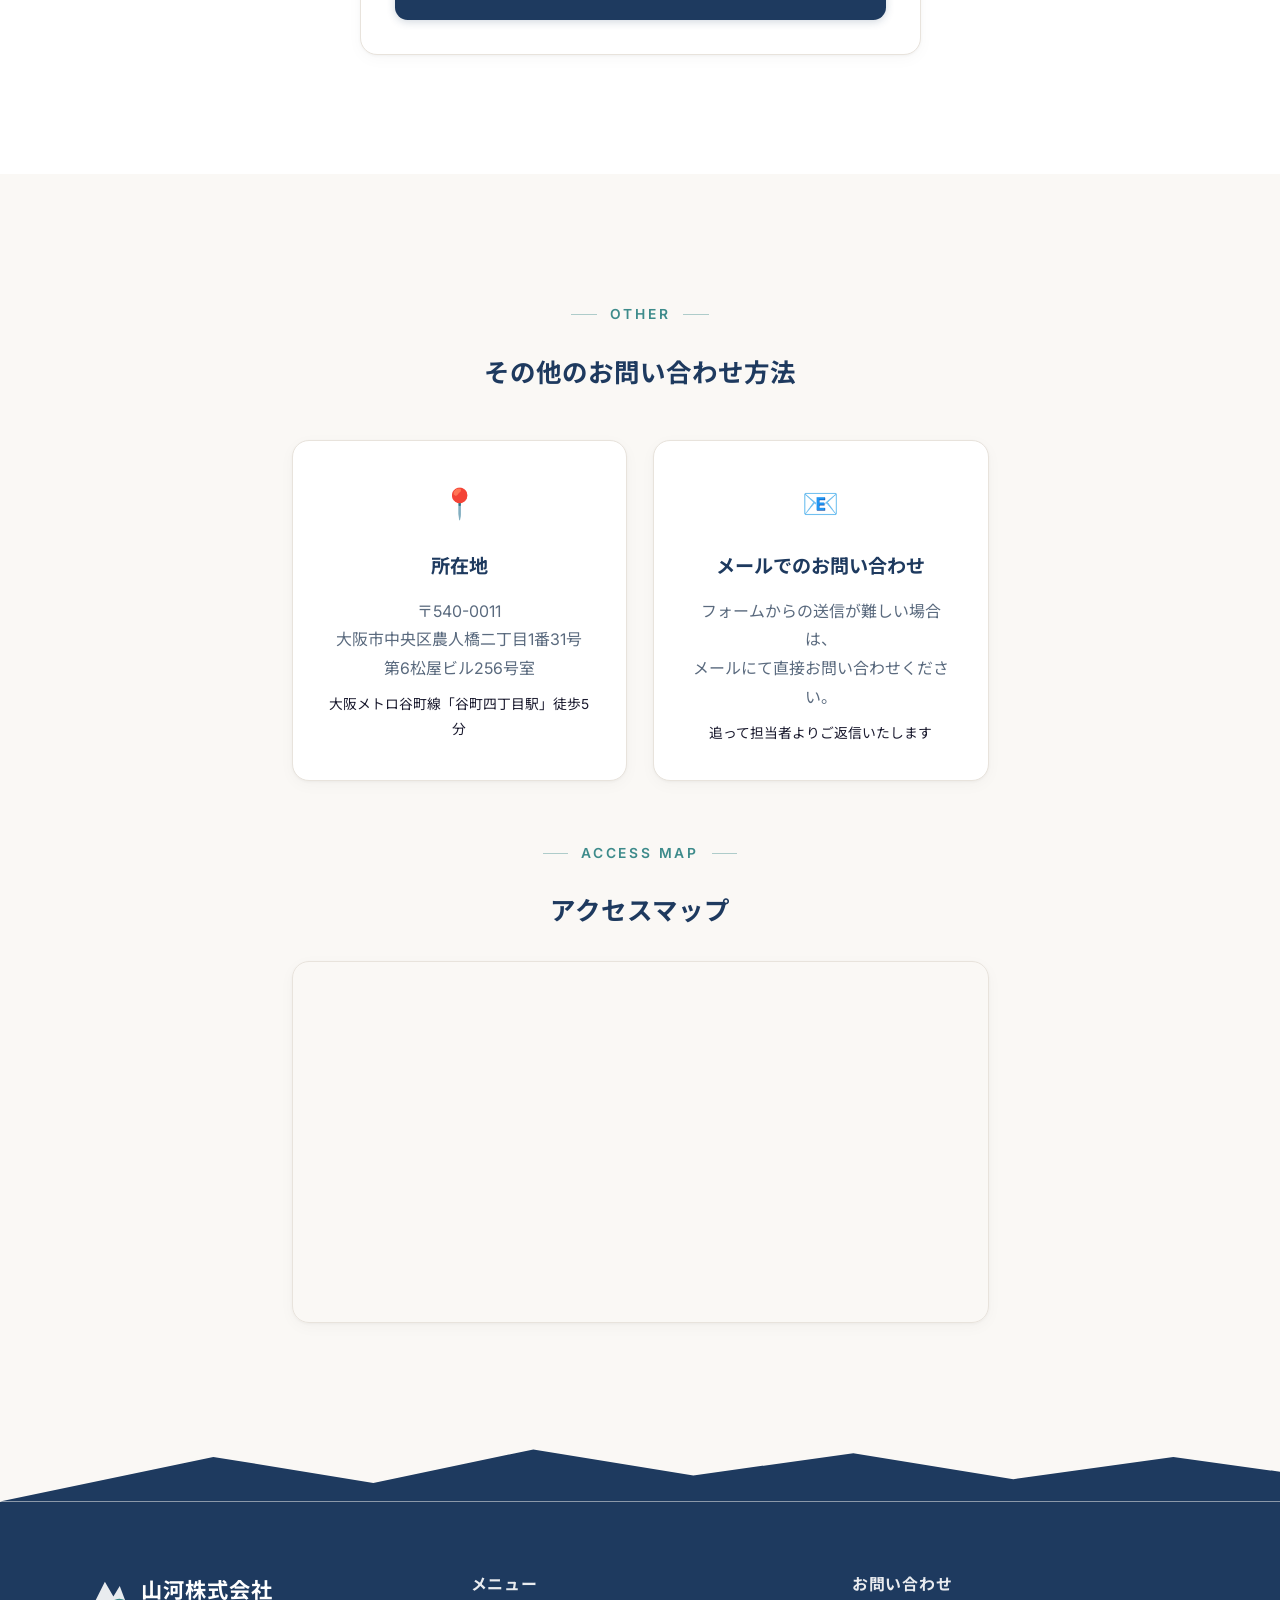
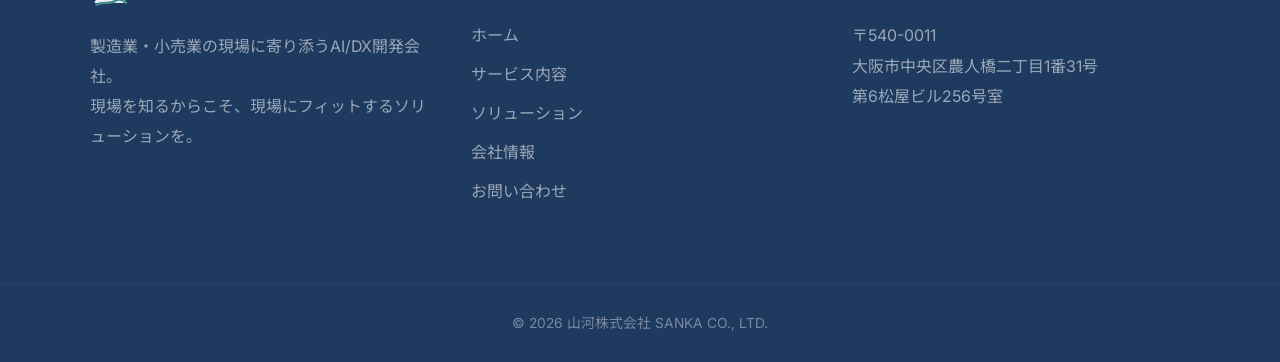
<file: contact.html>
<!DOCTYPE html>
<html lang="ja">
<head>
  <meta charset="UTF-8">
  <meta name="viewport" content="width=device-width, initial-scale=1.0">
  <title>お問い合わせ | 山河株式会社</title>
  <meta name="description" content="AIエージェント開発、業務システム開発、DX導入支援などに関するお問い合わせ。大阪市中央区。メール・フォーム・お電話で承ります。">
  <meta property="og:title" content="お問い合わせ | 山河株式会社">
  <meta property="og:description" content="AIエージェント開発、業務システム開発、DX導入支援などに関するお問い合わせはこちらから。">
  <meta property="og:type" content="website">
  <meta property="og:locale" content="ja_JP">
  <link rel="icon" href="data:image/svg+xml,<svg xmlns='http://www.w3.org/2000/svg' viewBox='0 0 36 36'><path d='M4 30L14 10L22 24L28 14L34 30Z' fill='%231e3a5f'/><path d='M6 32C12 28 18 32 24 28C28 26 32 28 34 30' stroke='%233d8b8b' stroke-width='2' fill='none' stroke-linecap='round'/></svg>">
  <link rel="stylesheet" href="css/style.css">
</head>
<body>

<header class="header">
  <div class="header-inner">
    <a href="index.html" class="logo">
      <svg viewBox="0 0 36 36" fill="none">
        <path d="M4 30L14 10L22 24L28 14L34 30Z" fill="#1e3a5f" opacity="0.9"/>
        <path d="M6 32C12 28 18 32 24 28C28 26 32 28 34 30" stroke="#3d8b8b" stroke-width="2" fill="none" stroke-linecap="round" opacity="0.7"/>
      </svg>
      <div><div class="logo-text">山河株式会社</div><div class="logo-sub">SANKA CO., LTD.</div></div>
    </a>
    <nav class="nav">
      <a href="index.html">ホーム</a>
      <a href="services.html">サービス内容</a>
      <a href="solutions.html">ソリューション</a>
      <a href="company.html">会社情報</a>
      <a href="contact.html" class="active">お問い合わせ</a>
    </nav>
    <button class="menu-btn" aria-label="メニュー">
      <svg width="24" height="24" fill="none" stroke="currentColor" viewBox="0 0 24 24">
        <path stroke-linecap="round" stroke-linejoin="round" stroke-width="2" d="M4 6h16M4 12h16M4 18h16"/>
      </svg>
    </button>
  </div>
  <nav class="mobile-nav">
    <a href="index.html">ホーム</a>
    <a href="services.html">サービス内容</a>
    <a href="solutions.html">ソリューション</a>
    <a href="company.html">会社情報</a>
    <a href="contact.html" class="active">お問い合わせ</a>
  </nav>
</header>

<main>

<section class="page-header">
  <div class="dot-bg"></div>
  <div class="container" style="position:relative;">
    <div class="section-label text-center">CONTACT</div>
    <h1 class="text-center" style="margin-bottom:0.5rem;">お問い合わせ</h1>
    <p class="section-subtitle" style="margin-top:0.75rem;">サービスに関するご質問やご相談、お見積りのご依頼など、お気軽にお問い合わせください。ご入力いただいた内容を確認のうえ、担当者より2〜3営業日以内にご連絡いたします。</p>
  </div>
</section>

<!-- Contact Form -->
<section class="section section-white">
  <div class="container" style="max-width:36rem;">
    <div class="text-center mb-10">
      <div class="section-label">FORM</div>
      <h2 class="section-title">お問い合わせフォーム</h2>
      <p style="font-size:0.9375rem;color:var(--text-muted);"><span class="required">*</span> は必須項目です。</p>
    </div>
    <div class="card">
      <form class="contact-form">
        <div class="form-group">
          <label for="company">会社名</label>
          <input type="text" id="company" name="company" placeholder="例：株式会社〇〇">
        </div>
        <div class="form-group">
          <label for="name">お名前 <span class="required">*</span></label>
          <input type="text" id="name" name="name" required placeholder="例：山田 太郎">
        </div>
        <div class="form-group">
          <label for="email">メールアドレス <span class="required">*</span></label>
          <input type="email" id="email" name="email" required placeholder="例：info@example.com">
        </div>
        <div class="form-group">
          <label for="phone">電話番号</label>
          <input type="tel" id="phone" name="phone" placeholder="例：06-1234-5678">
        </div>
        <div class="form-group">
          <label for="message">ご相談内容 <span class="required">*</span></label>
          <textarea id="message" name="message" required placeholder="例：現在、見積作成に毎回2時間ほどかかっており、AIを使って効率化したいと考えています。など、できるだけ具体的にご記入ください。"></textarea>
        </div>
        <button type="submit" class="btn btn-primary btn-lg" style="width:100%;">送信する</button>
      </form>
      <div class="form-success">
        <div class="success-icon">
          <svg width="32" height="32" fill="none" stroke="#3d8b8b" viewBox="0 0 24 24"><path stroke-linecap="round" stroke-linejoin="round" stroke-width="2" d="M5 13l4 4L19 7"/></svg>
        </div>
        <h3>お問い合わせを受け付けました</h3>
        <p>送信機能は現在準備中です。お手数ですが、お問い合わせはメールにてお願いいたします。</p>
      </div>
    </div>
  </div>
</section>

<!-- Alt Contact + Map -->
<section class="section section-bg">
  <div class="container" style="max-width:44rem;">
    <div class="text-center mb-10">
      <div class="section-label">OTHER</div>
      <h2 style="font-size:1.5rem;font-weight:700;color:var(--mountain);">その他のお問い合わせ方法</h2>
    </div>
    <div class="grid-2">
      <div class="card contact-alt">
        <div class="alt-icon">📍</div>
        <h3>所在地</h3>
        <p>〒540-0011<br>大阪市中央区農人橋二丁目1番31号<br>第6松屋ビル256号室</p>
        <p style="font-size:0.8125rem;color:var(--text-light);margin-top:0.5rem;">大阪メトロ谷町線「谷町四丁目駅」徒歩5分</p>
      </div>
      <div class="card contact-alt">
        <div class="alt-icon">📧</div>
        <h3>メールでのお問い合わせ</h3>
        <p>フォームからの送信が難しい場合は、<br>メールにて直接お問い合わせください。</p>
        <p style="font-size:0.8125rem;color:var(--text-light);margin-top:0.5rem;">追って担当者よりご返信いたします</p>
      </div>
    </div>

    <!-- Map -->
    <div class="mt-12 text-center">
      <div class="section-label">ACCESS MAP</div>
      <h2 style="font-size:1.5rem;font-weight:700;color:var(--mountain);margin-bottom:1.5rem;">アクセスマップ</h2>
    </div>
    <div class="map-wrapper">
      <iframe src="https://www.google.com/maps/embed?pb=!1m18!1m12!1m3!1d3280.7873376424557!2d135.5163974757516!3d34.68050747291385!2m3!1f0!2f0!3f0!3m2!1i1024!2i768!4f13.1!3m3!1m2!1s0x6000e0d9c6d4e1b7%3A0x7e5a5d5b2f6e2b8e!2z5aSn6Ziq5bqc5aSn6Ziq5biC5Lit5aSu5Yy66L6y5Lq65qmL77yS5LiB55uu77yR4oiS77yR77yR!5e0!3m2!1sja!2sjp!4v1700000000000!5m2!1sja!2sjp" allowfullscreen="" loading="lazy" referrerpolicy="no-referrer-when-downgrade"></iframe>
    </div>
  </div>
</section>

</main>

<footer class="footer">
  <div class="footer-mountain"><svg viewBox="0 0 1440 80" preserveAspectRatio="none" fill="#1e3a5f"><path d="M0 80L240 20L420 55L600 10L780 45L960 15L1140 50L1320 20L1440 40V80H0Z"/></svg></div>
  <div class="footer-inner">
    <div>
      <div class="footer-logo">
        <svg viewBox="0 0 36 36" fill="none">
          <path d="M4 30L14 10L22 24L28 14L34 30Z" fill="white" opacity="0.9"/>
          <path d="M6 32C12 28 18 32 24 28C28 26 32 28 34 30" stroke="#3d8b8b" stroke-width="2" fill="none" stroke-linecap="round"/>
        </svg>
        <span>山河株式会社</span>
      </div>
      <p>製造業・小売業の現場に寄り添うAI/DX開発会社。<br>現場を知るからこそ、現場にフィットするソリューションを。</p>
    </div>
    <div>
      <h3>メニュー</h3>
      <a href="index.html">ホーム</a><a href="services.html">サービス内容</a><a href="solutions.html">ソリューション</a><a href="company.html">会社情報</a><a href="contact.html">お問い合わせ</a>
    </div>
    <div>
      <h3>お問い合わせ</h3>
      <p>〒540-0011<br>大阪市中央区農人橋二丁目1番31号<br>第6松屋ビル256号室</p>
    </div>
  </div>
  <div class="footer-bottom">&copy; 2026 山河株式会社 SANKA CO., LTD.</div>
</footer>

<script src="js/main.js"></script>
</body>
</html>
</file>
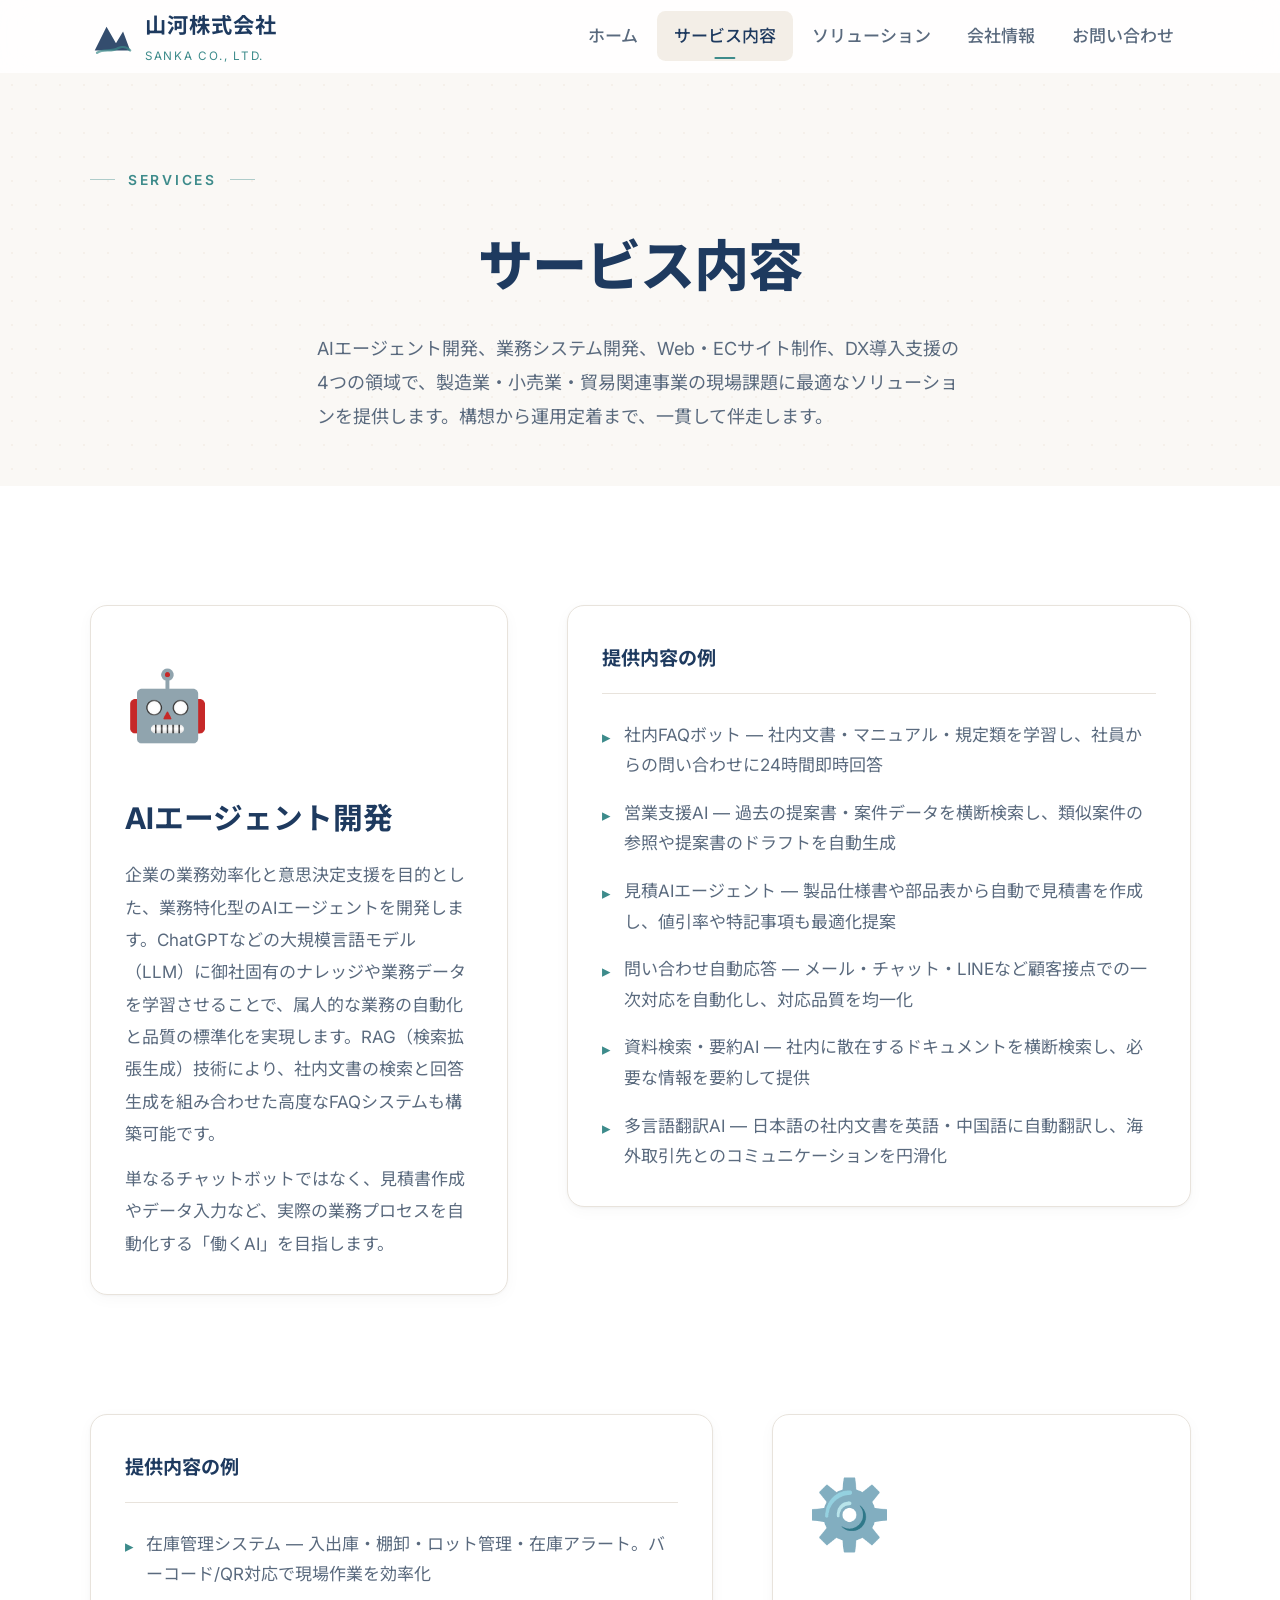
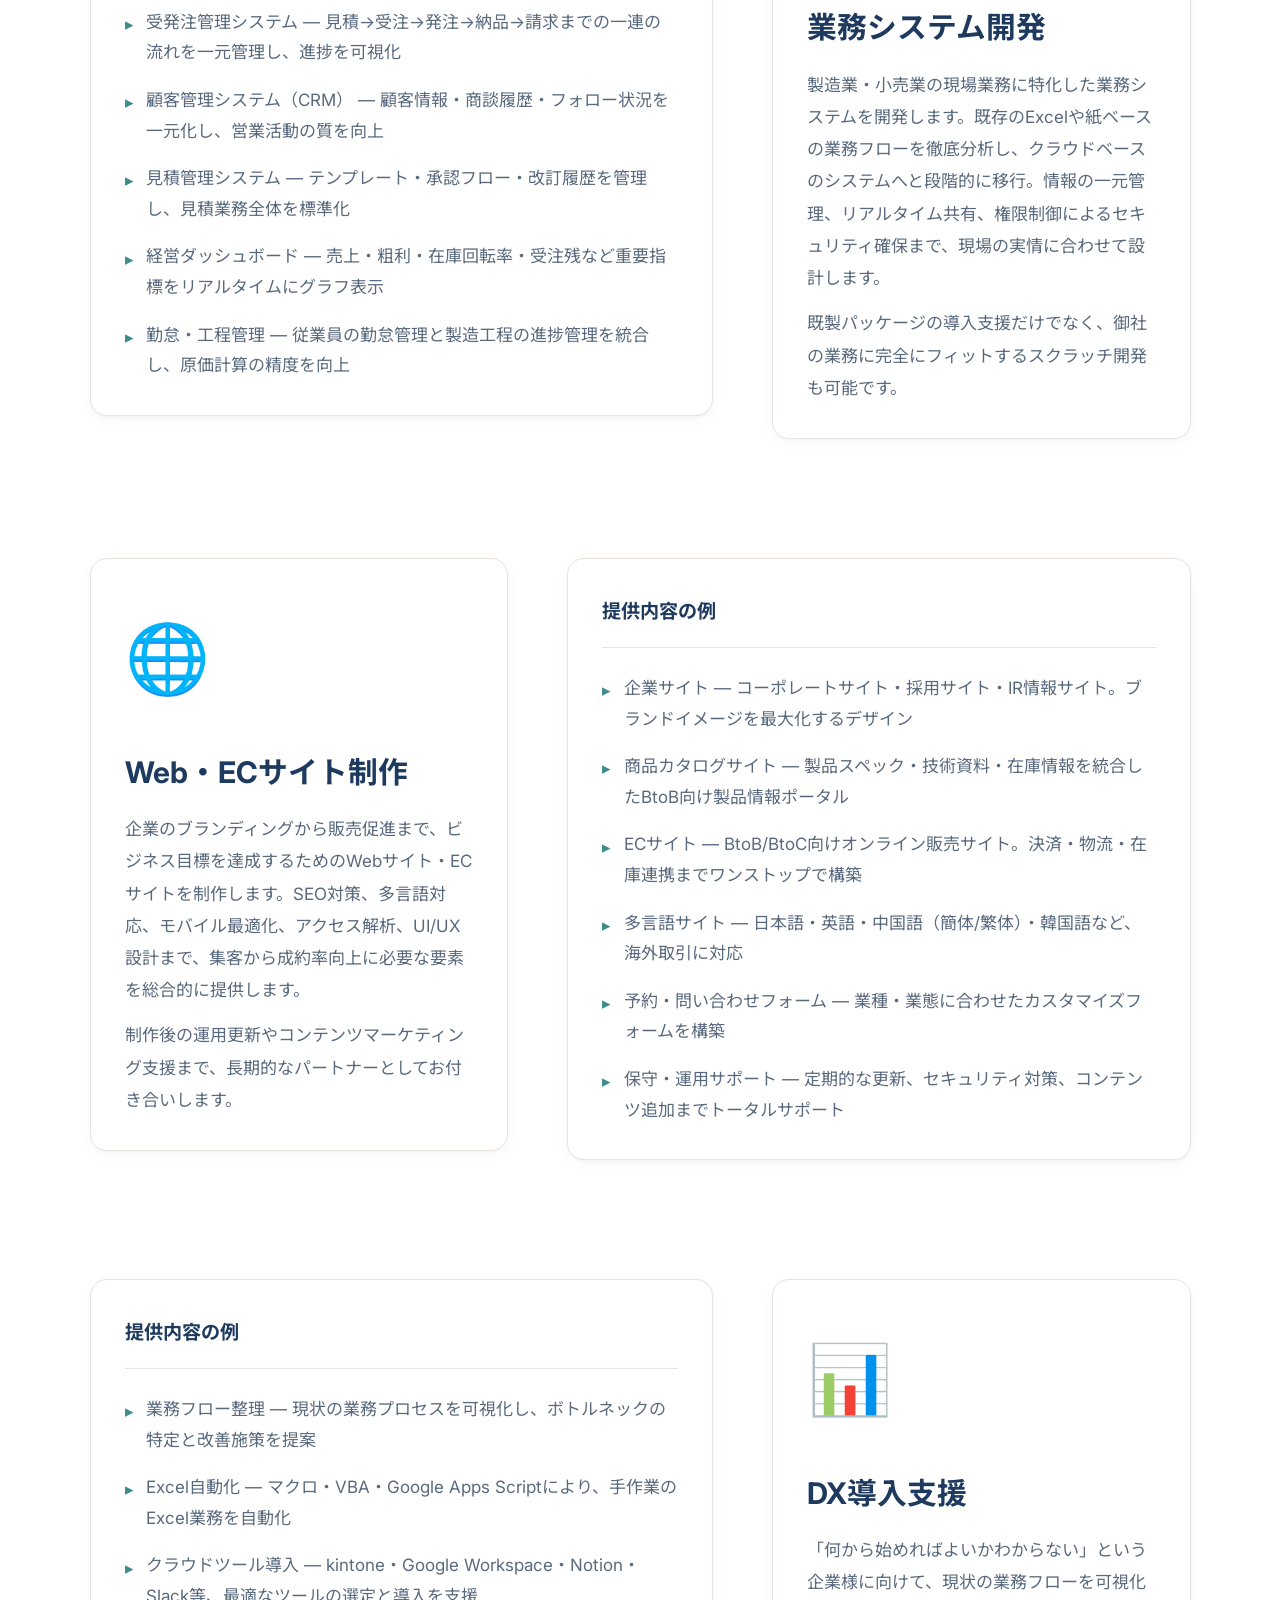
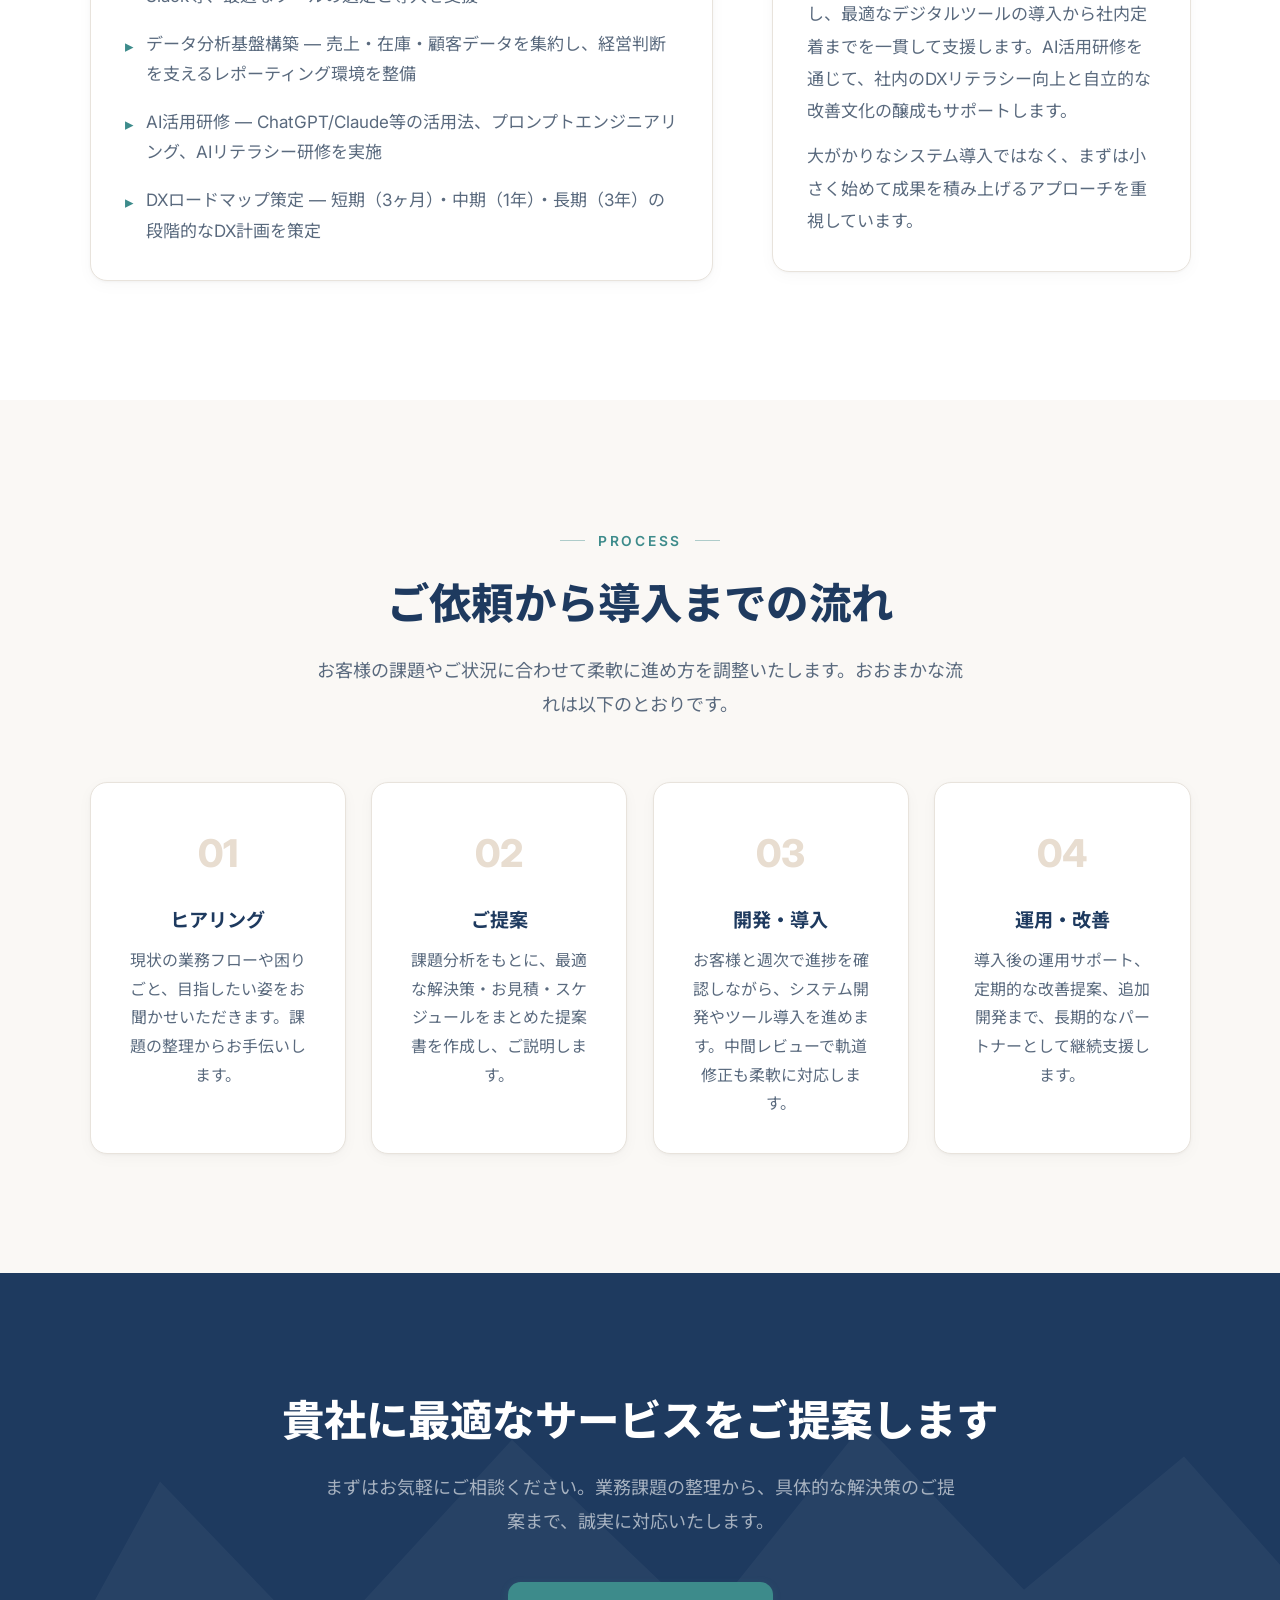
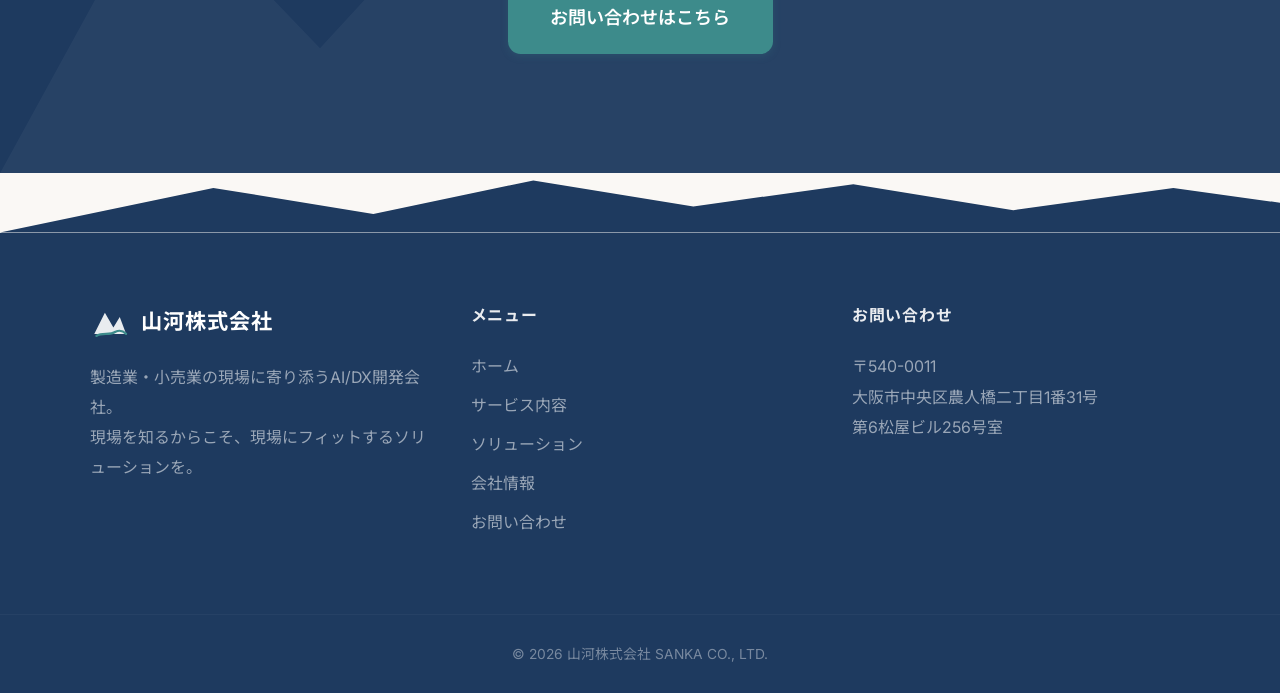
<file: services.html>
<!DOCTYPE html>
<html lang="ja">
<head>
  <meta charset="UTF-8">
  <meta name="viewport" content="width=device-width, initial-scale=1.0">
  <title>サービス内容 | 山河株式会社</title>
  <meta name="description" content="AIエージェント開発、業務システム開発、Web・ECサイト制作、DX導入支援の4つのサービス。構想から運用定着まで一貫支援します。">
  <meta property="og:title" content="サービス内容 | 山河株式会社">
  <meta property="og:description" content="AIエージェント開発、業務システム開発、Web・ECサイト制作、DX導入支援の4つのサービス。構想から運用定着まで一貫支援します。">
  <meta property="og:type" content="website">
  <meta property="og:locale" content="ja_JP">
  <link rel="icon" href="data:image/svg+xml,<svg xmlns='http://www.w3.org/2000/svg' viewBox='0 0 36 36'><path d='M4 30L14 10L22 24L28 14L34 30Z' fill='%231e3a5f'/><path d='M6 32C12 28 18 32 24 28C28 26 32 28 34 30' stroke='%233d8b8b' stroke-width='2' fill='none' stroke-linecap='round'/></svg>">
  <link rel="stylesheet" href="css/style.css">
</head>
<body>

<header class="header">
  <div class="header-inner">
    <a href="index.html" class="logo">
      <svg viewBox="0 0 36 36" fill="none">
        <path d="M4 30L14 10L22 24L28 14L34 30Z" fill="#1e3a5f" opacity="0.9"/>
        <path d="M6 32C12 28 18 32 24 28C28 26 32 28 34 30" stroke="#3d8b8b" stroke-width="2" fill="none" stroke-linecap="round" opacity="0.7"/>
      </svg>
      <div><div class="logo-text">山河株式会社</div><div class="logo-sub">SANKA CO., LTD.</div></div>
    </a>
    <nav class="nav">
      <a href="index.html">ホーム</a>
      <a href="services.html" class="active">サービス内容</a>
      <a href="solutions.html">ソリューション</a>
      <a href="company.html">会社情報</a>
      <a href="contact.html">お問い合わせ</a>
    </nav>
    <button class="menu-btn" aria-label="メニュー">
      <svg width="24" height="24" fill="none" stroke="currentColor" viewBox="0 0 24 24">
        <path stroke-linecap="round" stroke-linejoin="round" stroke-width="2" d="M4 6h16M4 12h16M4 18h16"/>
      </svg>
    </button>
  </div>
  <nav class="mobile-nav">
    <a href="index.html">ホーム</a>
    <a href="services.html" class="active">サービス内容</a>
    <a href="solutions.html">ソリューション</a>
    <a href="company.html">会社情報</a>
    <a href="contact.html">お問い合わせ</a>
  </nav>
</header>

<main>

<section class="page-header">
  <div class="dot-bg"></div>
  <div class="container" style="position:relative;">
    <div class="section-label text-center">SERVICES</div>
    <h1 class="text-center" style="margin-bottom:0.5rem;">サービス内容</h1>
    <p class="section-subtitle" style="margin-top:0.75rem;">AIエージェント開発、業務システム開発、Web・ECサイト制作、DX導入支援の4つの領域で、製造業・小売業・貿易関連事業の現場課題に最適なソリューションを提供します。構想から運用定着まで、一貫して伴走します。</p>
  </div>
</section>

<section class="section section-white">
  <div class="container">

    <!-- AIエージェント開発 -->
    <div class="service-detail">
      <div class="detail-summary">
        <div class="card">
          <div class="icon-lg">🤖</div>
          <h2>AIエージェント開発</h2>
          <p style="font-size:1rem;color:var(--text-muted);line-height:1.9;">企業の業務効率化と意思決定支援を目的とした、業務特化型のAIエージェントを開発します。ChatGPTなどの大規模言語モデル（LLM）に御社固有のナレッジや業務データを学習させることで、属人的な業務の自動化と品質の標準化を実現します。RAG（検索拡張生成）技術により、社内文書の検索と回答生成を組み合わせた高度なFAQシステムも構築可能です。</p>
          <p style="font-size:1rem;color:var(--text-muted);line-height:1.9;margin-top:0.75rem;">単なるチャットボットではなく、見積書作成やデータ入力など、実際の業務プロセスを自動化する「働くAI」を目指します。</p>
        </div>
      </div>
      <div class="detail-examples">
        <div class="card">
          <h3>提供内容の例</h3>
          <ul>
            <li>社内FAQボット — 社内文書・マニュアル・規定類を学習し、社員からの問い合わせに24時間即時回答</li>
            <li>営業支援AI — 過去の提案書・案件データを横断検索し、類似案件の参照や提案書のドラフトを自動生成</li>
            <li>見積AIエージェント — 製品仕様書や部品表から自動で見積書を作成し、値引率や特記事項も最適化提案</li>
            <li>問い合わせ自動応答 — メール・チャット・LINEなど顧客接点での一次対応を自動化し、対応品質を均一化</li>
            <li>資料検索・要約AI — 社内に散在するドキュメントを横断検索し、必要な情報を要約して提供</li>
            <li>多言語翻訳AI — 日本語の社内文書を英語・中国語に自動翻訳し、海外取引先とのコミュニケーションを円滑化</li>
          </ul>
        </div>
      </div>
    </div>

    <!-- 業務システム開発 -->
    <div class="service-detail reverse">
      <div class="detail-summary">
        <div class="card">
          <div class="icon-lg">⚙️</div>
          <h2>業務システム開発</h2>
          <p style="font-size:1rem;color:var(--text-muted);line-height:1.9;">製造業・小売業の現場業務に特化した業務システムを開発します。既存のExcelや紙ベースの業務フローを徹底分析し、クラウドベースのシステムへと段階的に移行。情報の一元管理、リアルタイム共有、権限制御によるセキュリティ確保まで、現場の実情に合わせて設計します。</p>
          <p style="font-size:1rem;color:var(--text-muted);line-height:1.9;margin-top:0.75rem;">既製パッケージの導入支援だけでなく、御社の業務に完全にフィットするスクラッチ開発も可能です。</p>
        </div>
      </div>
      <div class="detail-examples">
        <div class="card">
          <h3>提供内容の例</h3>
          <ul>
            <li>在庫管理システム — 入出庫・棚卸・ロット管理・在庫アラート。バーコード/QR対応で現場作業を効率化</li>
            <li>受発注管理システム — 見積→受注→発注→納品→請求までの一連の流れを一元管理し、進捗を可視化</li>
            <li>顧客管理システム（CRM） — 顧客情報・商談履歴・フォロー状況を一元化し、営業活動の質を向上</li>
            <li>見積管理システム — テンプレート・承認フロー・改訂履歴を管理し、見積業務全体を標準化</li>
            <li>経営ダッシュボード — 売上・粗利・在庫回転率・受注残など重要指標をリアルタイムにグラフ表示</li>
            <li>勤怠・工程管理 — 従業員の勤怠管理と製造工程の進捗管理を統合し、原価計算の精度を向上</li>
          </ul>
        </div>
      </div>
    </div>

    <!-- Web・ECサイト制作 -->
    <div class="service-detail">
      <div class="detail-summary">
        <div class="card">
          <div class="icon-lg">🌐</div>
          <h2>Web・ECサイト制作</h2>
          <p style="font-size:1rem;color:var(--text-muted);line-height:1.9;">企業のブランディングから販売促進まで、ビジネス目標を達成するためのWebサイト・ECサイトを制作します。SEO対策、多言語対応、モバイル最適化、アクセス解析、UI/UX設計まで、集客から成約率向上に必要な要素を総合的に提供します。</p>
          <p style="font-size:1rem;color:var(--text-muted);line-height:1.9;margin-top:0.75rem;">制作後の運用更新やコンテンツマーケティング支援まで、長期的なパートナーとしてお付き合いします。</p>
        </div>
      </div>
      <div class="detail-examples">
        <div class="card">
          <h3>提供内容の例</h3>
          <ul>
            <li>企業サイト — コーポレートサイト・採用サイト・IR情報サイト。ブランドイメージを最大化するデザイン</li>
            <li>商品カタログサイト — 製品スペック・技術資料・在庫情報を統合したBtoB向け製品情報ポータル</li>
            <li>ECサイト — BtoB/BtoC向けオンライン販売サイト。決済・物流・在庫連携までワンストップで構築</li>
            <li>多言語サイト — 日本語・英語・中国語（簡体/繁体）・韓国語など、海外取引に対応</li>
            <li>予約・問い合わせフォーム — 業種・業態に合わせたカスタマイズフォームを構築</li>
            <li>保守・運用サポート — 定期的な更新、セキュリティ対策、コンテンツ追加までトータルサポート</li>
          </ul>
        </div>
      </div>
    </div>

    <!-- DX導入支援 -->
    <div class="service-detail reverse">
      <div class="detail-summary">
        <div class="card">
          <div class="icon-lg">📊</div>
          <h2>DX導入支援</h2>
          <p style="font-size:1rem;color:var(--text-muted);line-height:1.9;">「何から始めればよいかわからない」という企業様に向けて、現状の業務フローを可視化し、最適なデジタルツールの導入から社内定着までを一貫して支援します。AI活用研修を通じて、社内のDXリテラシー向上と自立的な改善文化の醸成もサポートします。</p>
          <p style="font-size:1rem;color:var(--text-muted);line-height:1.9;margin-top:0.75rem;">大がかりなシステム導入ではなく、まずは小さく始めて成果を積み上げるアプローチを重視しています。</p>
        </div>
      </div>
      <div class="detail-examples">
        <div class="card">
          <h3>提供内容の例</h3>
          <ul>
            <li>業務フロー整理 — 現状の業務プロセスを可視化し、ボトルネックの特定と改善施策を提案</li>
            <li>Excel自動化 — マクロ・VBA・Google Apps Scriptにより、手作業のExcel業務を自動化</li>
            <li>クラウドツール導入 — kintone・Google Workspace・Notion・Slack等、最適なツールの選定と導入を支援</li>
            <li>データ分析基盤構築 — 売上・在庫・顧客データを集約し、経営判断を支えるレポーティング環境を整備</li>
            <li>AI活用研修 — ChatGPT/Claude等の活用法、プロンプトエンジニアリング、AIリテラシー研修を実施</li>
            <li>DXロードマップ策定 — 短期（3ヶ月）・中期（1年）・長期（3年）の段階的なDX計画を策定</li>
          </ul>
        </div>
      </div>
    </div>

  </div>
</section>

<!-- Process -->
<section class="section section-bg">
  <div class="container">
    <div class="text-center">
      <div class="section-label">PROCESS</div>
      <h2 class="section-title">ご依頼から導入までの流れ</h2>
      <p class="section-subtitle">お客様の課題やご状況に合わせて柔軟に進め方を調整いたします。おおまかな流れは以下のとおりです。</p>
    </div>
    <div class="grid-4 mt-14">
      <div class="card process-step">
        <div class="process-number">01</div>
        <h3>ヒアリング</h3>
        <p>現状の業務フローや困りごと、目指したい姿をお聞かせいただきます。課題の整理からお手伝いします。</p>
      </div>
      <div class="card process-step">
        <div class="process-number">02</div>
        <h3>ご提案</h3>
        <p>課題分析をもとに、最適な解決策・お見積・スケジュールをまとめた提案書を作成し、ご説明します。</p>
      </div>
      <div class="card process-step">
        <div class="process-number">03</div>
        <h3>開発・導入</h3>
        <p>お客様と週次で進捗を確認しながら、システム開発やツール導入を進めます。中間レビューで軌道修正も柔軟に対応します。</p>
      </div>
      <div class="card process-step">
        <div class="process-number">04</div>
        <h3>運用・改善</h3>
        <p>導入後の運用サポート、定期的な改善提案、追加開発まで、長期的なパートナーとして継続支援します。</p>
      </div>
    </div>
  </div>
</section>

<section class="section section-mountain">
  <div class="mountain-pattern">
    <svg viewBox="0 0 800 600" preserveAspectRatio="none" fill="white">
      <path d="M0 600L100 250L200 450L320 200L440 420L540 180L640 380L740 220L800 350V600H0Z"/>
    </svg>
  </div>
  <div class="container text-center" style="position:relative;">
    <h2 class="section-title">貴社に最適なサービスをご提案します</h2>
    <p class="section-subtitle">まずはお気軽にご相談ください。業務課題の整理から、具体的な解決策のご提案まで、誠実に対応いたします。</p>
    <div class="mt-10">
      <a href="contact.html" class="btn btn-secondary btn-lg">お問い合わせはこちら</a>
    </div>
  </div>
</section>

</main>

<footer class="footer">
  <div class="footer-mountain"><svg viewBox="0 0 1440 80" preserveAspectRatio="none" fill="#1e3a5f"><path d="M0 80L240 20L420 55L600 10L780 45L960 15L1140 50L1320 20L1440 40V80H0Z"/></svg></div>
  <div class="footer-inner">
    <div>
      <div class="footer-logo">
        <svg viewBox="0 0 36 36" fill="none">
          <path d="M4 30L14 10L22 24L28 14L34 30Z" fill="white" opacity="0.9"/>
          <path d="M6 32C12 28 18 32 24 28C28 26 32 28 34 30" stroke="#3d8b8b" stroke-width="2" fill="none" stroke-linecap="round"/>
        </svg>
        <span>山河株式会社</span>
      </div>
      <p>製造業・小売業の現場に寄り添うAI/DX開発会社。<br>現場を知るからこそ、現場にフィットするソリューションを。</p>
    </div>
    <div>
      <h3>メニュー</h3>
      <a href="index.html">ホーム</a><a href="services.html">サービス内容</a><a href="solutions.html">ソリューション</a><a href="company.html">会社情報</a><a href="contact.html">お問い合わせ</a>
    </div>
    <div>
      <h3>お問い合わせ</h3>
      <p>〒540-0011<br>大阪市中央区農人橋二丁目1番31号<br>第6松屋ビル256号室</p>
    </div>
  </div>
  <div class="footer-bottom">&copy; 2026 山河株式会社 SANKA CO., LTD.</div>
</footer>

<script src="js/main.js"></script>
</body>
</html>
</file>
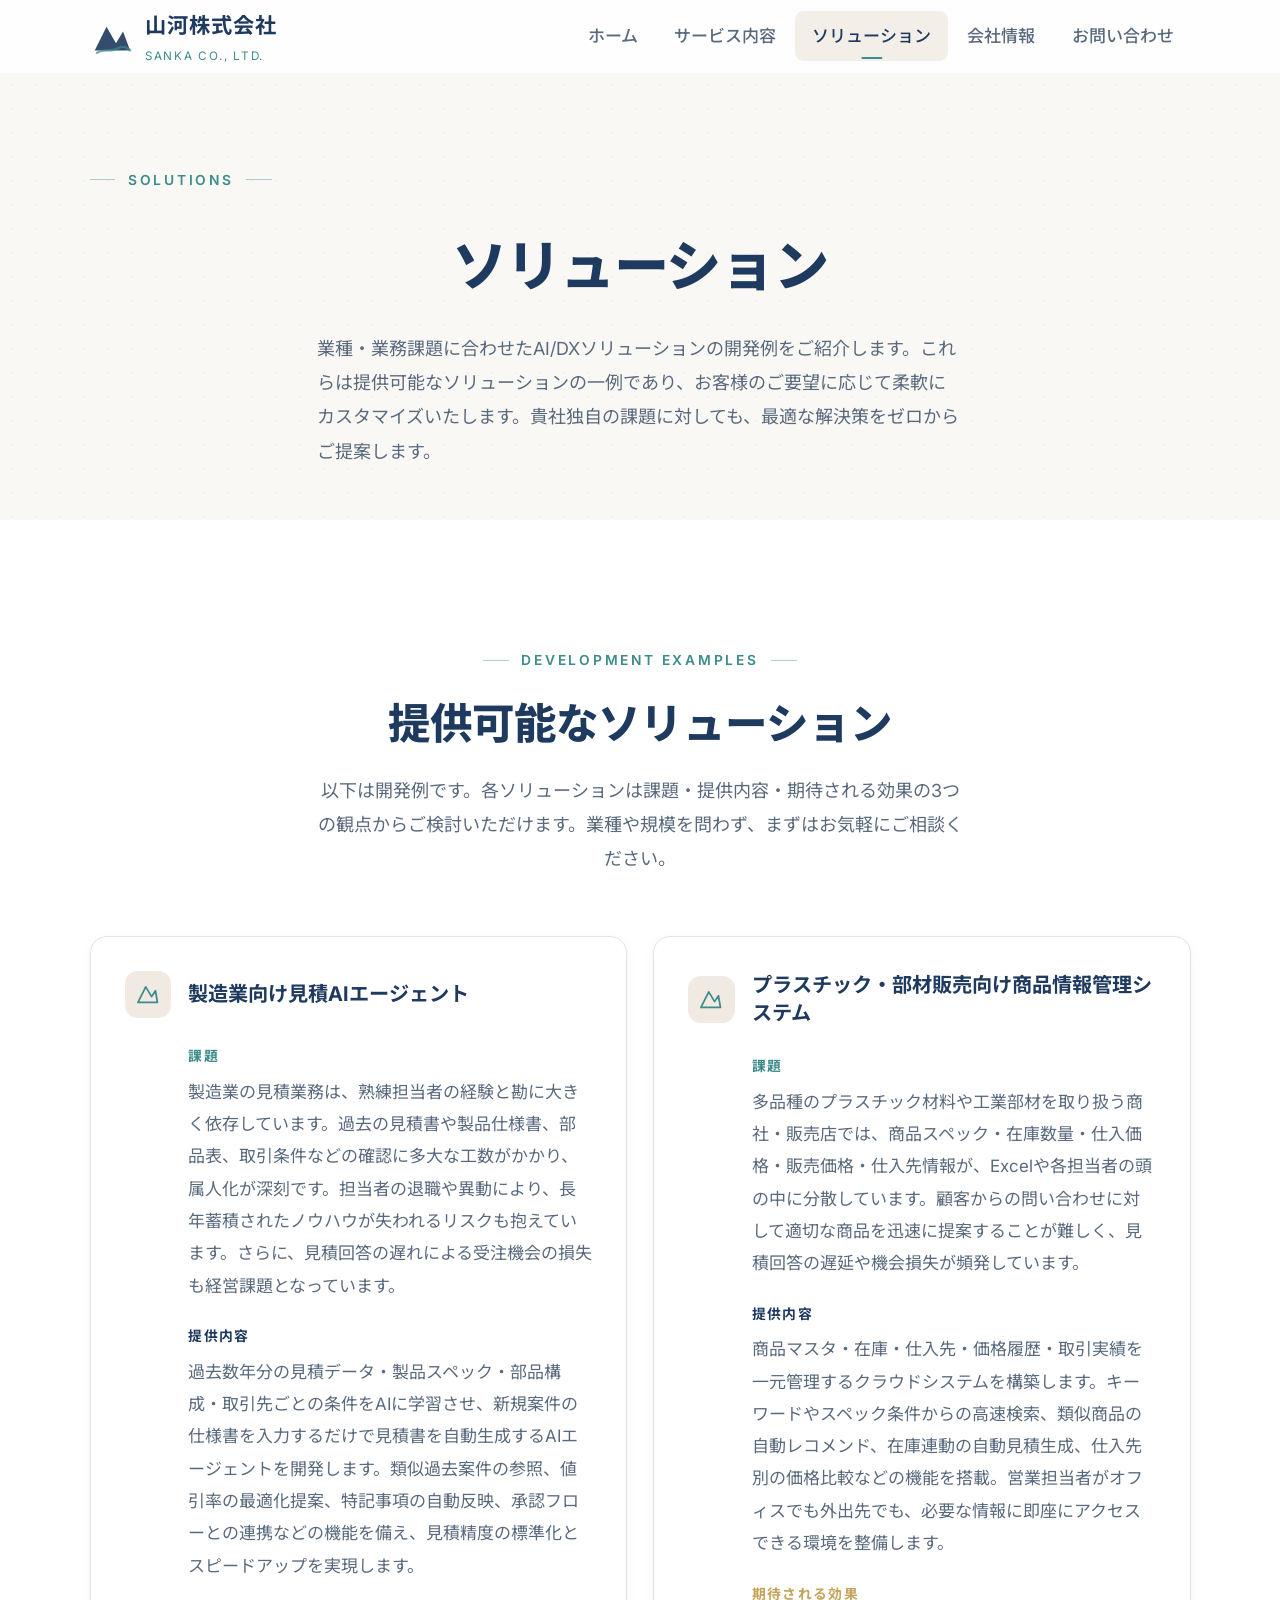
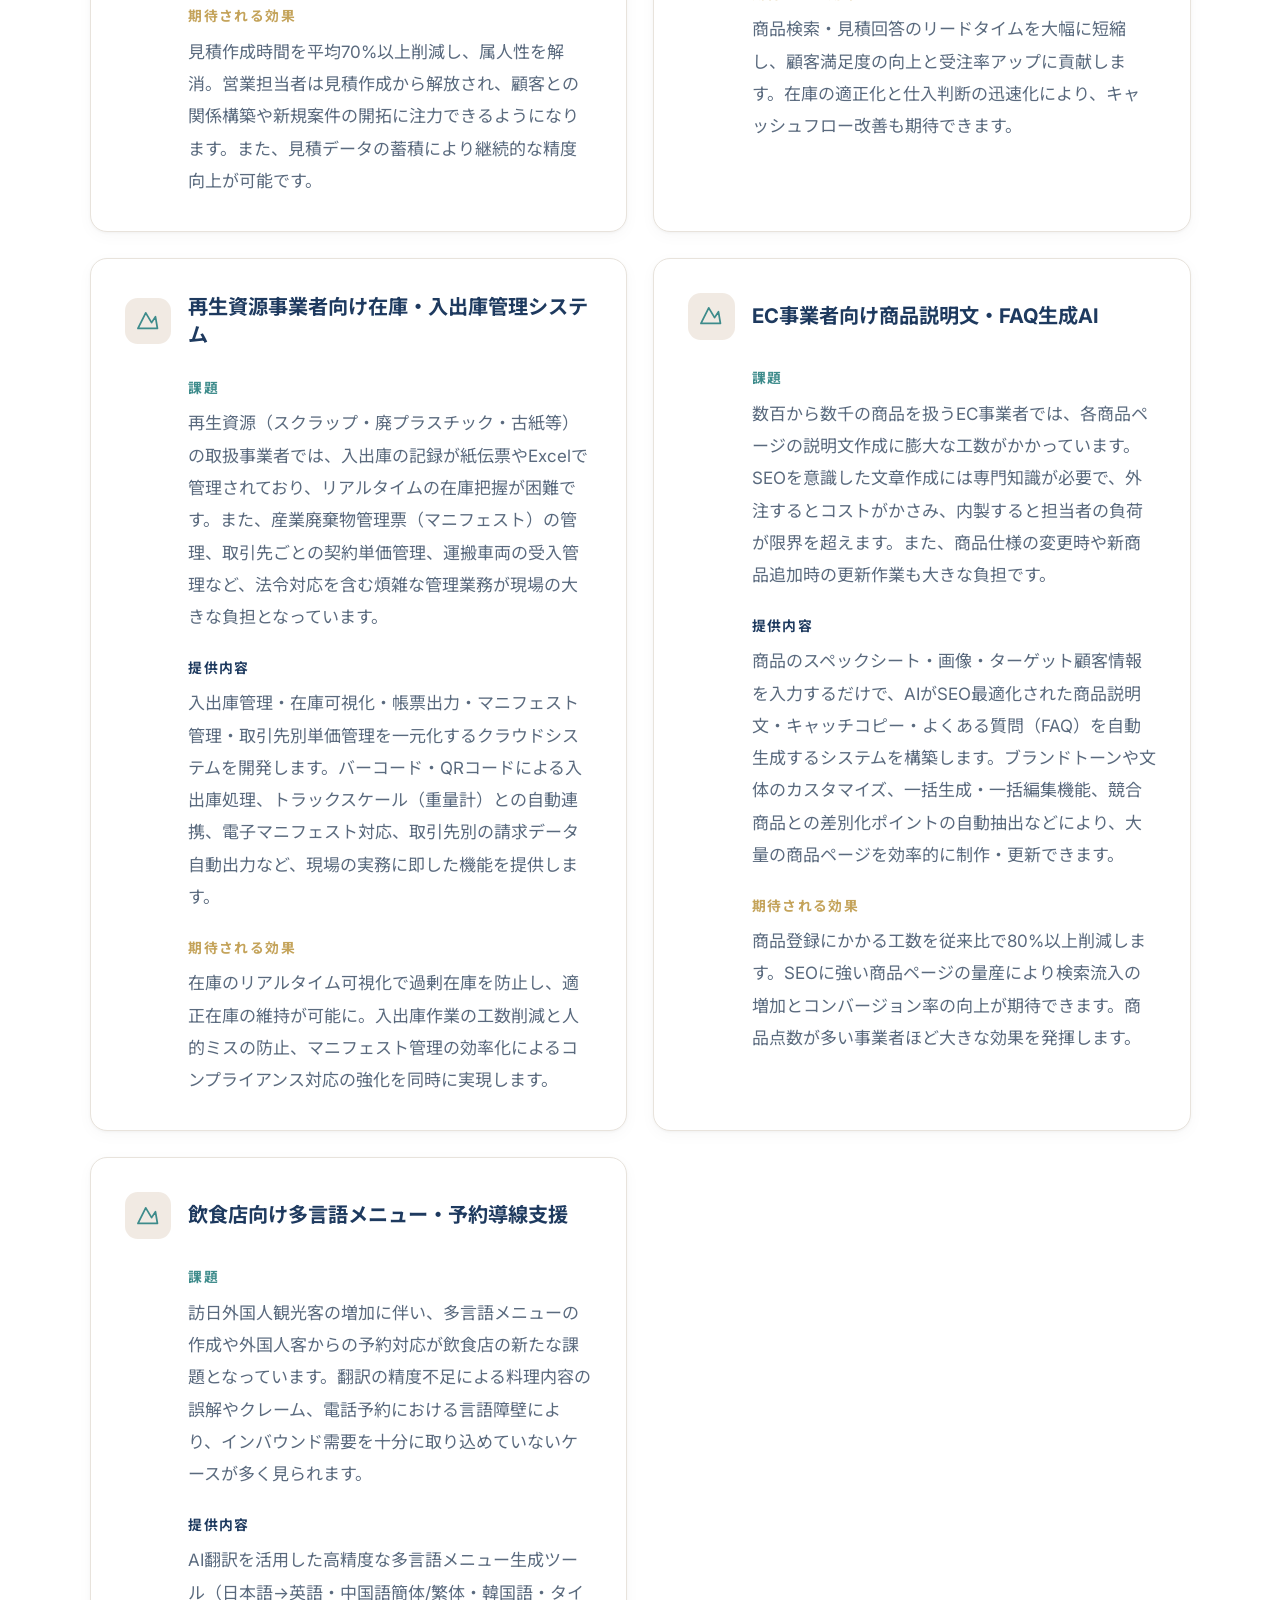
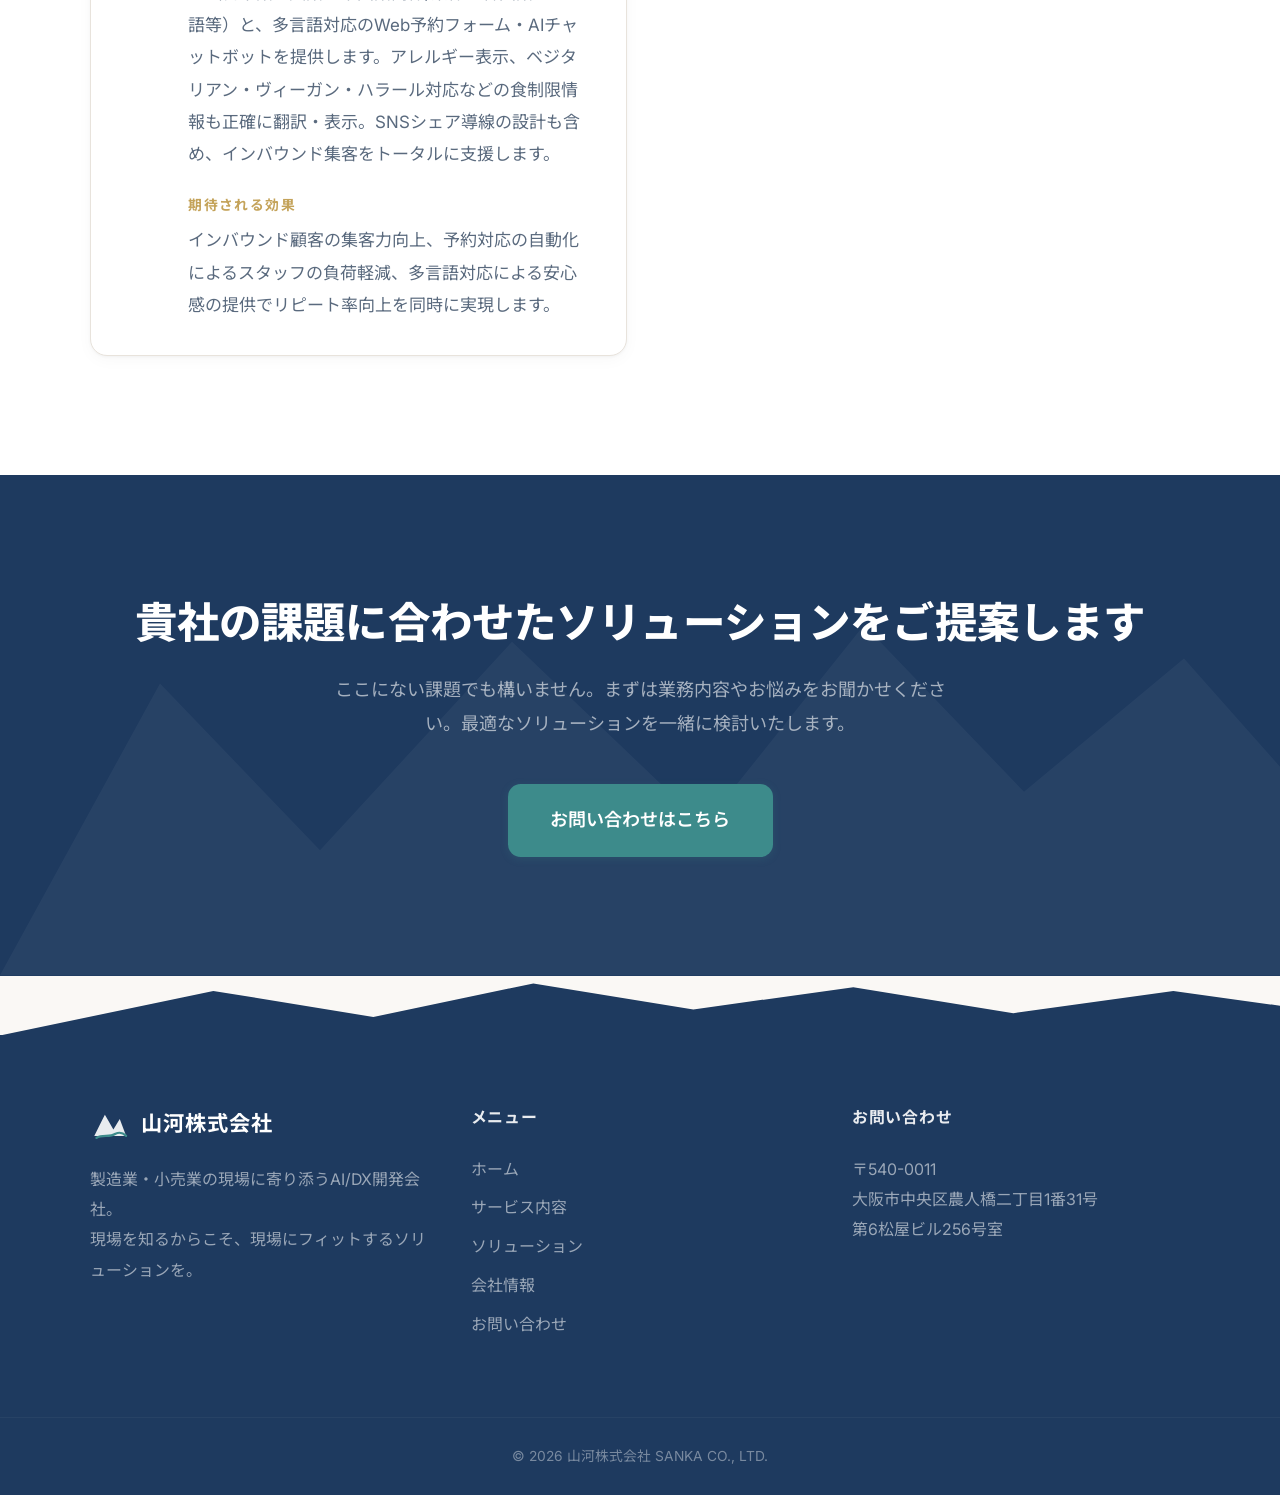
<file: solutions.html>
<!DOCTYPE html>
<html lang="ja">
<head>
  <meta charset="UTF-8">
  <meta name="viewport" content="width=device-width, initial-scale=1.0">
  <title>ソリューション | 山河株式会社</title>
  <meta name="description" content="製造業・小売業・資源リサイクル・飲食業向けのAI/DXソリューション開発例。見積AI、在庫管理DX、商品情報管理、多言語支援など。">
  <meta property="og:title" content="ソリューション | 山河株式会社">
  <meta property="og:description" content="製造業・小売業・資源リサイクル・飲食業向けのAI/DXソリューション開発例。見積AI、在庫管理DX、商品情報管理、多言語支援など。">
  <meta property="og:type" content="website">
  <meta property="og:locale" content="ja_JP">
  <link rel="icon" href="data:image/svg+xml,<svg xmlns='http://www.w3.org/2000/svg' viewBox='0 0 36 36'><path d='M4 30L14 10L22 24L28 14L34 30Z' fill='%231e3a5f'/><path d='M6 32C12 28 18 32 24 28C28 26 32 28 34 30' stroke='%233d8b8b' stroke-width='2' fill='none' stroke-linecap='round'/></svg>">
  <link rel="stylesheet" href="css/style.css">
</head>
<body>

<header class="header">
  <div class="header-inner">
    <a href="index.html" class="logo">
      <svg viewBox="0 0 36 36" fill="none">
        <path d="M4 30L14 10L22 24L28 14L34 30Z" fill="#1e3a5f" opacity="0.9"/>
        <path d="M6 32C12 28 18 32 24 28C28 26 32 28 34 30" stroke="#3d8b8b" stroke-width="2" fill="none" stroke-linecap="round" opacity="0.7"/>
      </svg>
      <div><div class="logo-text">山河株式会社</div><div class="logo-sub">SANKA CO., LTD.</div></div>
    </a>
    <nav class="nav">
      <a href="index.html">ホーム</a>
      <a href="services.html">サービス内容</a>
      <a href="solutions.html" class="active">ソリューション</a>
      <a href="company.html">会社情報</a>
      <a href="contact.html">お問い合わせ</a>
    </nav>
    <button class="menu-btn" aria-label="メニュー">
      <svg width="24" height="24" fill="none" stroke="currentColor" viewBox="0 0 24 24">
        <path stroke-linecap="round" stroke-linejoin="round" stroke-width="2" d="M4 6h16M4 12h16M4 18h16"/>
      </svg>
    </button>
  </div>
  <nav class="mobile-nav">
    <a href="index.html">ホーム</a>
    <a href="services.html">サービス内容</a>
    <a href="solutions.html" class="active">ソリューション</a>
    <a href="company.html">会社情報</a>
    <a href="contact.html">お問い合わせ</a>
  </nav>
</header>

<main>

<section class="page-header">
  <div class="dot-bg"></div>
  <div class="container" style="position:relative;">
    <div class="section-label text-center">SOLUTIONS</div>
    <h1 class="text-center" style="margin-bottom:0.5rem;">ソリューション</h1>
    <p class="section-subtitle" style="margin-top:0.75rem;">業種・業務課題に合わせたAI/DXソリューションの開発例をご紹介します。これらは提供可能なソリューションの一例であり、お客様のご要望に応じて柔軟にカスタマイズいたします。貴社独自の課題に対しても、最適な解決策をゼロからご提案します。</p>
  </div>
</section>

<section class="section section-white">
  <div class="container">
    <div class="text-center">
      <div class="section-label">DEVELOPMENT EXAMPLES</div>
      <h2 class="section-title">提供可能なソリューション</h2>
      <p class="section-subtitle">以下は開発例です。各ソリューションは課題・提供内容・期待される効果の3つの観点からご検討いただけます。業種や規模を問わず、まずはお気軽にご相談ください。</p>
    </div>
    <div class="grid-2 mt-14">

      <div class="card solution-card">
        <div class="solution-header">
          <div class="solution-icon"><svg fill="none" stroke="currentColor" viewBox="0 0 24 24"><path stroke-linecap="round" stroke-linejoin="round" stroke-width="1.8" d="M2 20L10 4L16 14L20 8L22 20Z"/></svg></div>
          <h3>製造業向け見積AIエージェント</h3>
        </div>
        <div class="solution-body">
          <div><h4 class="challenge">課題</h4><p>製造業の見積業務は、熟練担当者の経験と勘に大きく依存しています。過去の見積書や製品仕様書、部品表、取引条件などの確認に多大な工数がかかり、属人化が深刻です。担当者の退職や異動により、長年蓄積されたノウハウが失われるリスクも抱えています。さらに、見積回答の遅れによる受注機会の損失も経営課題となっています。</p></div>
          <div><h4 class="offering">提供内容</h4><p>過去数年分の見積データ・製品スペック・部品構成・取引先ごとの条件をAIに学習させ、新規案件の仕様書を入力するだけで見積書を自動生成するAIエージェントを開発します。類似過去案件の参照、値引率の最適化提案、特記事項の自動反映、承認フローとの連携などの機能を備え、見積精度の標準化とスピードアップを実現します。</p></div>
          <div><h4 class="effect">期待される効果</h4><p>見積作成時間を平均70%以上削減し、属人性を解消。営業担当者は見積作成から解放され、顧客との関係構築や新規案件の開拓に注力できるようになります。また、見積データの蓄積により継続的な精度向上が可能です。</p></div>
        </div>
      </div>

      <div class="card solution-card">
        <div class="solution-header">
          <div class="solution-icon"><svg fill="none" stroke="currentColor" viewBox="0 0 24 24"><path stroke-linecap="round" stroke-linejoin="round" stroke-width="1.8" d="M2 20L10 4L16 14L20 8L22 20Z"/></svg></div>
          <h3>プラスチック・部材販売向け商品情報管理システム</h3>
        </div>
        <div class="solution-body">
          <div><h4 class="challenge">課題</h4><p>多品種のプラスチック材料や工業部材を取り扱う商社・販売店では、商品スペック・在庫数量・仕入価格・販売価格・仕入先情報が、Excelや各担当者の頭の中に分散しています。顧客からの問い合わせに対して適切な商品を迅速に提案することが難しく、見積回答の遅延や機会損失が頻発しています。</p></div>
          <div><h4 class="offering">提供内容</h4><p>商品マスタ・在庫・仕入先・価格履歴・取引実績を一元管理するクラウドシステムを構築します。キーワードやスペック条件からの高速検索、類似商品の自動レコメンド、在庫連動の自動見積生成、仕入先別の価格比較などの機能を搭載。営業担当者がオフィスでも外出先でも、必要な情報に即座にアクセスできる環境を整備します。</p></div>
          <div><h4 class="effect">期待される効果</h4><p>商品検索・見積回答のリードタイムを大幅に短縮し、顧客満足度の向上と受注率アップに貢献します。在庫の適正化と仕入判断の迅速化により、キャッシュフロー改善も期待できます。</p></div>
        </div>
      </div>

      <div class="card solution-card">
        <div class="solution-header">
          <div class="solution-icon"><svg fill="none" stroke="currentColor" viewBox="0 0 24 24"><path stroke-linecap="round" stroke-linejoin="round" stroke-width="1.8" d="M2 20L10 4L16 14L20 8L22 20Z"/></svg></div>
          <h3>再生資源事業者向け在庫・入出庫管理システム</h3>
        </div>
        <div class="solution-body">
          <div><h4 class="challenge">課題</h4><p>再生資源（スクラップ・廃プラスチック・古紙等）の取扱事業者では、入出庫の記録が紙伝票やExcelで管理されており、リアルタイムの在庫把握が困難です。また、産業廃棄物管理票（マニフェスト）の管理、取引先ごとの契約単価管理、運搬車両の受入管理など、法令対応を含む煩雑な管理業務が現場の大きな負担となっています。</p></div>
          <div><h4 class="offering">提供内容</h4><p>入出庫管理・在庫可視化・帳票出力・マニフェスト管理・取引先別単価管理を一元化するクラウドシステムを開発します。バーコード・QRコードによる入出庫処理、トラックスケール（重量計）との自動連携、電子マニフェスト対応、取引先別の請求データ自動出力など、現場の実務に即した機能を提供します。</p></div>
          <div><h4 class="effect">期待される効果</h4><p>在庫のリアルタイム可視化で過剰在庫を防止し、適正在庫の維持が可能に。入出庫作業の工数削減と人的ミスの防止、マニフェスト管理の効率化によるコンプライアンス対応の強化を同時に実現します。</p></div>
        </div>
      </div>

      <div class="card solution-card">
        <div class="solution-header">
          <div class="solution-icon"><svg fill="none" stroke="currentColor" viewBox="0 0 24 24"><path stroke-linecap="round" stroke-linejoin="round" stroke-width="1.8" d="M2 20L10 4L16 14L20 8L22 20Z"/></svg></div>
          <h3>EC事業者向け商品説明文・FAQ生成AI</h3>
        </div>
        <div class="solution-body">
          <div><h4 class="challenge">課題</h4><p>数百から数千の商品を扱うEC事業者では、各商品ページの説明文作成に膨大な工数がかかっています。SEOを意識した文章作成には専門知識が必要で、外注するとコストがかさみ、内製すると担当者の負荷が限界を超えます。また、商品仕様の変更時や新商品追加時の更新作業も大きな負担です。</p></div>
          <div><h4 class="offering">提供内容</h4><p>商品のスペックシート・画像・ターゲット顧客情報を入力するだけで、AIがSEO最適化された商品説明文・キャッチコピー・よくある質問（FAQ）を自動生成するシステムを構築します。ブランドトーンや文体のカスタマイズ、一括生成・一括編集機能、競合商品との差別化ポイントの自動抽出などにより、大量の商品ページを効率的に制作・更新できます。</p></div>
          <div><h4 class="effect">期待される効果</h4><p>商品登録にかかる工数を従来比で80%以上削減します。SEOに強い商品ページの量産により検索流入の増加とコンバージョン率の向上が期待できます。商品点数が多い事業者ほど大きな効果を発揮します。</p></div>
        </div>
      </div>

      <div class="card solution-card">
        <div class="solution-header">
          <div class="solution-icon"><svg fill="none" stroke="currentColor" viewBox="0 0 24 24"><path stroke-linecap="round" stroke-linejoin="round" stroke-width="1.8" d="M2 20L10 4L16 14L20 8L22 20Z"/></svg></div>
          <h3>飲食店向け多言語メニュー・予約導線支援</h3>
        </div>
        <div class="solution-body">
          <div><h4 class="challenge">課題</h4><p>訪日外国人観光客の増加に伴い、多言語メニューの作成や外国人客からの予約対応が飲食店の新たな課題となっています。翻訳の精度不足による料理内容の誤解やクレーム、電話予約における言語障壁により、インバウンド需要を十分に取り込めていないケースが多く見られます。</p></div>
          <div><h4 class="offering">提供内容</h4><p>AI翻訳を活用した高精度な多言語メニュー生成ツール（日本語→英語・中国語簡体/繁体・韓国語・タイ語等）と、多言語対応のWeb予約フォーム・AIチャットボットを提供します。アレルギー表示、ベジタリアン・ヴィーガン・ハラール対応などの食制限情報も正確に翻訳・表示。SNSシェア導線の設計も含め、インバウンド集客をトータルに支援します。</p></div>
          <div><h4 class="effect">期待される効果</h4><p>インバウンド顧客の集客力向上、予約対応の自動化によるスタッフの負荷軽減、多言語対応による安心感の提供でリピート率向上を同時に実現します。</p></div>
        </div>
      </div>

    </div>
  </div>
</section>

<section class="section section-mountain">
  <div class="mountain-pattern">
    <svg viewBox="0 0 800 600" preserveAspectRatio="none" fill="white">
      <path d="M0 600L100 250L200 450L320 200L440 420L540 180L640 380L740 220L800 350V600H0Z"/>
    </svg>
  </div>
  <div class="container text-center" style="position:relative;">
    <h2 class="section-title">貴社の課題に合わせたソリューションをご提案します</h2>
    <p class="section-subtitle">ここにない課題でも構いません。まずは業務内容やお悩みをお聞かせください。最適なソリューションを一緒に検討いたします。</p>
    <div class="mt-10">
      <a href="contact.html" class="btn btn-secondary btn-lg">お問い合わせはこちら</a>
    </div>
  </div>
</section>

</main>

<footer class="footer">
  <div class="footer-mountain"><svg viewBox="0 0 1440 80" preserveAspectRatio="none" fill="#1e3a5f"><path d="M0 80L240 20L420 55L600 10L780 45L960 15L1140 50L1320 20L1440 40V80H0Z"/></svg></div>
  <div class="footer-inner">
    <div>
      <div class="footer-logo">
        <svg viewBox="0 0 36 36" fill="none">
          <path d="M4 30L14 10L22 24L28 14L34 30Z" fill="white" opacity="0.9"/>
          <path d="M6 32C12 28 18 32 24 28C28 26 32 28 34 30" stroke="#3d8b8b" stroke-width="2" fill="none" stroke-linecap="round"/>
        </svg>
        <span>山河株式会社</span>
      </div>
      <p>製造業・小売業の現場に寄り添うAI/DX開発会社。<br>現場を知るからこそ、現場にフィットするソリューションを。</p>
    </div>
    <div>
      <h3>メニュー</h3>
      <a href="index.html">ホーム</a><a href="services.html">サービス内容</a><a href="solutions.html">ソリューション</a><a href="company.html">会社情報</a><a href="contact.html">お問い合わせ</a>
    </div>
    <div>
      <h3>お問い合わせ</h3>
      <p>〒540-0011<br>大阪市中央区農人橋二丁目1番31号<br>第6松屋ビル256号室</p>
    </div>
  </div>
  <div class="footer-bottom">&copy; 2026 山河株式会社 SANKA CO., LTD.</div>
</footer>

<script src="js/main.js"></script>
</body>
</html>
</file>
<file: css/style.css>
/* ============================================
   山河株式会社 | SANKA CO., LTD.
   Design: Mountain + River × Technology
   ============================================ */

@import url('https://fonts.googleapis.com/css2?family=Noto+Sans+JP:wght@400;500;600;700;800;900&family=Inter:wght@400;500;600;700;800&display=swap');

/* ===== Reset & Base ===== */
*, *::before, *::after { box-sizing: border-box; margin: 0; padding: 0; }

:root {
  --mountain: #1e3a5f;
  --mountain-light: #2c4a7a;
  --river: #3d8b8b;
  --river-light: #5aabab;
  --gold: #c4a35a;
  --bg: #faf8f5;
  --surface: #ffffff;
  --soft: #e8ddd0;
  --border: #e8e3dc;
  --text: #1a1a2e;
  --text-muted: #5a6a7e;
  --radius: 1rem;
  --shadow: 0 1px 3px rgba(0,0,0,0.04), 0 4px 16px rgba(0,0,0,0.03);
  --shadow-hover: 0 1px 3px rgba(0,0,0,0.06), 0 8px 30px rgba(0,0,0,0.06);
  --max-width: 1152px;
}

html { scroll-behavior: smooth; font-size: 17px; }

body {
  font-family: 'Inter', 'Noto Sans JP', 'Hiragino Sans', Meiryo, sans-serif;
  background: var(--bg);
  color: var(--text);
  line-height: 1.9;
  -webkit-font-smoothing: antialiased;
}

::selection { background: rgba(61,139,139,0.15); color: var(--mountain); }

a { color: inherit; text-decoration: none; }
img { max-width: 100%; display: block; }
ul { list-style: none; }

/* ===== Layout ===== */
.container { max-width: var(--max-width); margin: 0 auto; padding: 0 1.5rem; }

/* ===== Header ===== */
.header {
  position: sticky; top: 0; z-index: 100;
  background: rgba(255,255,255,0.85); backdrop-filter: blur(16px);
  -webkit-backdrop-filter: blur(16px);
  border-bottom: 1px solid transparent;
  transition: all 0.3s ease;
}
.header.scrolled { border-bottom-color: var(--border); box-shadow: 0 1px 6px rgba(0,0,0,0.04); }

.header-inner {
  display: flex; align-items: center; justify-content: space-between;
  height: 4.25rem; max-width: var(--max-width); margin: 0 auto; padding: 0 1.5rem;
}

.logo { display: flex; align-items: center; gap: 0.75rem; }
.logo svg { width: 2.5rem; height: 2.5rem; flex-shrink: 0; }
.logo-text { font-size: 1.25rem; font-weight: 700; color: var(--mountain); letter-spacing: 0.05em; }
.logo-sub { font-size: 0.6875rem; color: var(--river); letter-spacing: 0.15em; display: none; }

@media (min-width: 640px) { .logo-sub { display: block; } }

/* Navigation */
.nav { display: none; align-items: center; gap: 0.125rem; }
.nav a {
  padding: 0.5rem 1rem; font-size: 1rem; font-weight: 500;
  color: var(--text-muted); border-radius: 0.5rem;
  transition: all 0.2s ease; position: relative;
}
.nav a:hover { color: var(--mountain); background: rgba(232,221,208,0.3); }
.nav a.active { color: var(--mountain); background: rgba(232,221,208,0.5); }
.nav a.active::after {
  content: ''; position: absolute; bottom: 2px; left: 50%; transform: translateX(-50%);
  width: 1.25rem; height: 2px; background: var(--river); border-radius: 1px;
}

@media (min-width: 768px) { .nav { display: flex; } }

/* Mobile menu button */
.menu-btn {
  display: flex; align-items: center; justify-content: center;
  width: 2.75rem; height: 2.75rem; border: none; background: none;
  color: var(--text-muted); border-radius: 0.5rem; cursor: pointer;
  transition: all 0.2s ease;
}
.menu-btn:hover { color: var(--mountain); background: rgba(232,221,208,0.3); }
@media (min-width: 768px) { .menu-btn { display: none; } }

/* Mobile nav */
.mobile-nav {
  display: none; border-top: 1px solid var(--border);
  background: rgba(255,255,255,0.95); backdrop-filter: blur(16px);
}
.mobile-nav.open { display: block; }
.mobile-nav a {
  display: block; padding: 0.875rem 1.5rem; font-size: 1.0625rem; font-weight: 500;
  color: var(--text-muted); transition: all 0.2s ease;
}
.mobile-nav a:hover, .mobile-nav a.active {
  color: var(--mountain); background: rgba(232,221,208,0.5);
}

/* ===== Footer ===== */
.footer { background: var(--mountain); color: #fff; }
.footer-mountain {
  height: 3.5rem; background: var(--bg); overflow: hidden;
}
.footer-mountain svg { width: 100%; height: 100%; }
.footer-inner {
  max-width: var(--max-width); margin: 0 auto; padding: 4rem 1.5rem;
  display: grid; grid-template-columns: 1fr; gap: 2.5rem;
}
@media (min-width: 768px) { .footer-inner { grid-template-columns: 1fr 1fr 1fr; } }

.footer h3 { font-size: 0.9375rem; font-weight: 700; margin-bottom: 1.25rem; letter-spacing: 0.05em; opacity: 0.9; }
.footer p, .footer a { font-size: 0.9375rem; opacity: 0.55; line-height: 1.9; }
.footer a { display: block; margin-bottom: 0.5rem; transition: color 0.2s ease; }
.footer a:hover { color: var(--gold); opacity: 1; }
.footer-bottom {
  border-top: 1px solid rgba(255,255,255,0.1);
  text-align: center; padding: 1.5rem; font-size: 0.8125rem; opacity: 0.4;
}

/* ===== Buttons ===== */
.btn {
  display: inline-flex; align-items: center; justify-content: center; gap: 0.5rem;
  font-family: inherit; font-weight: 600; border: none; cursor: pointer;
  border-radius: 0.75rem; transition: all 0.3s ease; text-decoration: none;
}
.btn-primary {
  background: var(--mountain); color: #fff;
  box-shadow: 0 2px 8px rgba(30,58,95,0.2);
}
.btn-primary:hover { background: var(--mountain-light); box-shadow: 0 4px 16px rgba(30,58,95,0.3); transform: translateY(-1px); }
.btn-secondary {
  background: var(--river); color: #fff;
  box-shadow: 0 2px 8px rgba(61,139,139,0.2);
}
.btn-secondary:hover { background: var(--river-light); box-shadow: 0 4px 16px rgba(61,139,139,0.3); transform: translateY(-1px); }
.btn-outline {
  border: 2px solid var(--mountain); color: var(--mountain); background: transparent;
}
.btn-outline:hover { background: var(--mountain); color: #fff; }
.btn-sm { padding: 0.625rem 1.25rem; font-size: 0.9375rem; }
.btn-md { padding: 0.875rem 1.875rem; font-size: 1rem; }
.btn-lg { padding: 1.125rem 2.5rem; font-size: 1.0625rem; }

/* ===== Section Title ===== */
.section-label {
  display: inline-flex; align-items: center; gap: 0.75rem;
  font-size: 0.8125rem; font-weight: 600; color: var(--river);
  letter-spacing: 0.2em; text-transform: uppercase; margin-bottom: 1.25rem;
}
.section-label::before, .section-label::after {
  content: ''; width: 1.5rem; height: 1px; background: rgba(61,139,139,0.4);
}
.section-title {
  font-size: 2rem; font-weight: 800; color: var(--mountain);
  margin-bottom: 1.25rem; letter-spacing: -0.02em; line-height: 1.35;
}
.section-subtitle {
  font-size: 1.0625rem; color: var(--text-muted); max-width: 38rem;
  margin: 0 auto; line-height: 1.9;
}
@media (min-width: 640px) { .section-title { font-size: 2.25rem; } }
@media (min-width: 1024px) { .section-title { font-size: 2.5rem; } }

.text-center { text-align: center; }
.text-left { text-align: left; }
.mx-auto { margin-left: auto; margin-right: auto; }

/* ===== Cards ===== */
.card {
  background: var(--surface); border: 1px solid var(--border);
  border-radius: var(--radius); padding: 2rem;
  box-shadow: var(--shadow); transition: all 0.4s ease;
}
.card:hover { box-shadow: var(--shadow-hover); transform: translateY(-2px); }

/* ===== Service Card ===== */
.service-card .service-icon { font-size: 3rem; margin-bottom: 1.25rem; display: inline-block; transition: transform 0.4s ease; }
.service-card:hover .service-icon { transform: scale(1.1); }
.service-card h3 { font-size: 1.25rem; font-weight: 700; color: var(--mountain); margin-bottom: 0.75rem; transition: color 0.3s ease; }
.service-card:hover h3 { color: var(--river); }
.service-card p { font-size: 1rem; color: var(--text-muted); line-height: 1.8; margin-bottom: 1.25rem; }
.service-card ul { display: flex; flex-direction: column; gap: 0.5rem; }
.service-card li { font-size: 0.9375rem; color: var(--text-muted); display: flex; align-items: flex-start; gap: 0.5rem; }
.service-card li::before { content: '▸'; color: var(--river); flex-shrink: 0; font-size: 0.9375rem; }

/* ===== Solution Card ===== */
.solution-card .solution-header { display: flex; align-items: center; gap: 1rem; margin-bottom: 1.5rem; }
.solution-card .solution-icon {
  width: 2.75rem; height: 2.75rem; border-radius: 0.75rem;
  background: rgba(232,221,208,0.6); display: flex; align-items: center; justify-content: center;
  flex-shrink: 0; transition: background 0.4s ease;
}
.solution-card:hover .solution-icon { background: rgba(61,139,139,0.12); }
.solution-card .solution-icon svg { width: 1.375rem; height: 1.375rem; color: var(--river); }
.solution-card h3 { font-size: 1.1875rem; font-weight: 700; color: var(--mountain); transition: color 0.3s ease; line-height: 1.4; }
.solution-card:hover h3 { color: var(--river); }
.solution-card .solution-body { padding-left: 3.75rem; display: flex; flex-direction: column; gap: 1.25rem; }
.solution-card .solution-body h4 { font-size: 0.8125rem; font-weight: 700; margin-bottom: 0.375rem; letter-spacing: 0.1em; text-transform: uppercase; }
.solution-card .solution-body h4.challenge { color: var(--river); }
.solution-card .solution-body h4.offering { color: var(--mountain); }
.solution-card .solution-body h4.effect { color: var(--gold); }
.solution-card .solution-body p { font-size: 1rem; color: var(--text-muted); line-height: 1.9; }

/* ===== Company Table ===== */
.company-table { border: 1px solid var(--border); border-radius: var(--radius); overflow: hidden; box-shadow: var(--shadow); }
.company-table table { width: 100%; border-collapse: collapse; }
.company-table th {
  width: 28%; padding: 1.25rem 1.5rem; background: var(--bg);
  text-align: left; font-size: 1rem; font-weight: 600; color: var(--mountain); white-space: nowrap;
}
.company-table td { padding: 1.25rem 1.5rem; font-size: 1rem; color: var(--text-muted); line-height: 1.9; white-space: pre-wrap; }
.company-table tr:not(:last-child) th, .company-table tr:not(:last-child) td { border-bottom: 1px solid var(--border); }
@media (min-width: 640px) { .company-table th { width: 22%; padding: 1.5rem 2rem; } .company-table td { padding: 1.5rem 2rem; } }

/* ===== Google Map ===== */
.map-wrapper {
  border: 1px solid var(--border); border-radius: var(--radius);
  overflow: hidden; box-shadow: var(--shadow);
}
.map-wrapper iframe { width: 100%; height: 360px; border: none; display: block; }

/* ===== Contact Form ===== */
.form-group { margin-bottom: 1.5rem; }
.form-group label { display: block; font-size: 1rem; font-weight: 600; color: var(--mountain); margin-bottom: 0.5rem; }
.form-group label .required { color: var(--gold); }
.form-group input, .form-group textarea {
  width: 100%; padding: 0.875rem 1rem; font-family: inherit; font-size: 1rem;
  color: var(--text); background: var(--bg); border: 1px solid var(--border);
  border-radius: 0.75rem; transition: all 0.3s ease; outline: none;
}
.form-group input::placeholder, .form-group textarea::placeholder { color: #aaa299; }
.form-group input:focus, .form-group textarea:focus {
  border-color: var(--river); box-shadow: 0 0 0 3px rgba(61,139,139,0.08);
}
.form-group textarea { resize: vertical; min-height: 160px; }

/* Success message */
.form-success {
  text-align: center; padding: 2.5rem 2rem; display: none;
}
.form-success .success-icon {
  width: 4rem; height: 4rem; border-radius: 1rem;
  background: rgba(232,221,208,0.6); display: flex;
  align-items: center; justify-content: center; margin: 0 auto 1.5rem;
}
.form-success h3 { font-size: 1.375rem; font-weight: 700; color: var(--mountain); margin-bottom: 0.75rem; }
.form-success p { font-size: 1rem; color: var(--text-muted); line-height: 1.9; }

/* ===== Hero ===== */
.hero {
  position: relative; background: var(--bg); overflow: hidden;
  padding: 5rem 0 8rem;
}
.hero .dot-bg {
  position: absolute; inset: 0; opacity: 0.4;
  background-image: radial-gradient(circle, var(--soft) 1px, transparent 1px);
  background-size: 24px 24px;
}
.hero .blob {
  position: absolute; border-radius: 50%; filter: blur(120px); opacity: 0.04;
}
.hero .blob-1 { width: 500px; height: 500px; background: var(--river); top: -160px; right: -160px; animation: breathe 10s ease-in-out infinite; }
.hero .blob-2 { width: 400px; height: 400px; background: var(--mountain); bottom: -80px; left: -80px; animation: breathe 8s ease-in-out 2s infinite; }

@keyframes breathe {
  0%, 100% { transform: scale(1); opacity: 0.04; }
  50% { transform: scale(1.05); opacity: 0.06; }
}

.hero-content { position: relative; max-width: 45rem; }
.hero-tag {
  display: inline-flex; align-items: center; gap: 0.5rem;
  padding: 0.5rem 1.125rem; border: 1px solid rgba(61,139,139,0.3);
  border-radius: 2rem; background: rgba(255,255,255,0.8);
  font-size: 0.875rem; font-weight: 500; color: var(--river); margin-bottom: 2rem;
}
.hero-tag .dot { width: 0.375rem; height: 0.375rem; border-radius: 50%; background: var(--river); }
.hero h1 {
  font-size: 2.25rem; font-weight: 800; color: var(--mountain);
  line-height: 1.25; letter-spacing: -0.02em; margin-bottom: 1.5rem;
}
.hero h1 .accent { color: var(--river); }
.hero p {
  font-size: 1.125rem; color: var(--text-muted); line-height: 1.9;
  max-width: 34rem; margin-bottom: 2.5rem;
}
.hero-buttons { display: flex; flex-wrap: wrap; gap: 1rem; }
.hero-mountain {
  position: absolute; bottom: 0; left: 0; right: 0; height: 6rem;
  pointer-events: none; opacity: 0.06;
}
.hero-mountain svg { width: 100%; height: 100%; }

@media (min-width: 640px) { .hero { padding: 7rem 0 10rem; } .hero h1 { font-size: 2.75rem; } .hero p { font-size: 1.1875rem; } }
@media (min-width: 1024px) { .hero { padding: 9rem 0 12rem; } .hero h1 { font-size: 3.25rem; } }

/* ===== Page Header (sub pages) ===== */
.page-header {
  position: relative; background: var(--bg); overflow: hidden;
  padding: 4rem 0 3rem;
}
.page-header .dot-bg {
  position: absolute; inset: 0; opacity: 0.3;
  background-image: radial-gradient(circle, var(--soft) 1px, transparent 1px);
  background-size: 24px 24px;
}
.page-header h1 {
  position: relative; font-size: 2.25rem; font-weight: 800; color: var(--mountain);
  letter-spacing: -0.02em; margin-bottom: 0.75rem;
}
.page-header p { position: relative; font-size: 1.0625rem; color: var(--text-muted); max-width: 38rem; line-height: 1.9; }
@media (min-width: 640px) { .page-header { padding: 5rem 0 3rem; } .page-header h1 { font-size: 2.75rem; } }
@media (min-width: 1024px) { .page-header h1 { font-size: 3.25rem; } }

/* ===== Sections ===== */
.section { padding: 4.5rem 0; }
.section-white { background: var(--surface); }
.section-bg { background: var(--bg); }
.section-mountain {
  background: var(--mountain); color: #fff;
  position: relative; overflow: hidden;
}
.section-mountain .mountain-pattern {
  position: absolute; inset: 0; opacity: 0.04;
}
.section-mountain .mountain-pattern svg { width: 100%; height: 100%; }
.section-mountain h2 { color: #fff; }
.section-mountain .section-subtitle { color: rgba(255,255,255,0.6); }

@media (min-width: 640px) { .section { padding: 5.5rem 0; } }
@media (min-width: 1024px) { .section { padding: 7rem 0; } }

/* ===== Grids ===== */
.grid-2 { display: grid; grid-template-columns: 1fr; gap: 1.5rem; }
.grid-3 { display: grid; grid-template-columns: 1fr; gap: 1.5rem; }
.grid-4 { display: grid; grid-template-columns: 1fr; gap: 1.5rem; }

@media (min-width: 640px) {
  .grid-2, .grid-3, .grid-4 { grid-template-columns: repeat(2, 1fr); }
}
@media (min-width: 1024px) {
  .grid-3 { grid-template-columns: repeat(3, 1fr); }
  .grid-4 { grid-template-columns: repeat(4, 1fr); }
}

/* ===== Pain Point Numbers ===== */
.pain-number {
  font-size: 2.25rem; font-weight: 800; color: var(--soft);
  margin-bottom: 0.75rem; transition: color 0.4s ease;
}
.card:hover .pain-number { color: rgba(61,139,139,0.2); }

/* ===== Mountain Divider ===== */
.mountain-divider {
  height: 3.5rem; background: var(--surface); overflow: hidden;
}
.mountain-divider .curve {
  width: 100%; height: 3.5rem; background: var(--bg);
  border-radius: 60% 60% 0 0 / 100% 100% 0 0;
}
@media (min-width: 640px) {
  .mountain-divider .curve { border-radius: 80% 80% 0 0 / 100% 100% 0 0; }
}

/* ===== River Line ===== */
.river-line {
  max-width: var(--max-width); margin: 0 auto; padding: 0 1.5rem;
}
.river-line-inner {
  height: 2px; background: linear-gradient(90deg, transparent, var(--river), transparent);
  border-radius: 1px;
}

/* ===== Service Detail (services page) ===== */
.service-detail {
  display: flex; flex-direction: column; gap: 2rem; align-items: flex-start;
  margin-bottom: 5.5rem;
}
.service-detail:last-child { margin-bottom: 0; }
.service-detail .detail-summary { flex-shrink: 0; }
.service-detail .detail-summary .card { position: sticky; top: 6rem; }
.service-detail .detail-examples { flex: 1; min-width: 0; }

.service-detail .detail-summary .icon-lg { font-size: 4rem; margin-bottom: 1.25rem; }
.service-detail .detail-summary h2 { font-size: 1.75rem; font-weight: 700; color: var(--mountain); margin-bottom: 0.75rem; }

@media (min-width: 1024px) {
  .service-detail { flex-direction: row; gap: 3.5rem; margin-bottom: 7rem; }
  .service-detail.reverse { flex-direction: row-reverse; }
  .service-detail .detail-summary { width: 38%; }
  .service-detail .detail-examples { width: 62%; }
}

.detail-examples h3 {
  font-size: 1.125rem; font-weight: 700; color: var(--mountain);
  padding-bottom: 1rem; margin-bottom: 1.5rem; border-bottom: 1px solid var(--border);
}
.detail-examples ul { display: flex; flex-direction: column; gap: 1rem; }
.detail-examples li {
  display: flex; align-items: flex-start; gap: 0.75rem;
  font-size: 1rem; color: var(--text-muted); line-height: 1.8;
}
.detail-examples li::before {
  content: '▸'; color: var(--river); flex-shrink: 0; margin-top: 0.125rem;
  transition: transform 0.2s ease;
}
.detail-examples li:hover::before { transform: translateX(3px); }

/* ===== Strength Cards ===== */
.strength-card { text-align: center; }
.strength-icon {
  width: 2.75rem; height: 2.75rem; border-radius: 0.75rem;
  background: rgba(232,221,208,0.6); display: flex;
  align-items: center; justify-content: center; margin: 0 auto 1rem;
  transition: background 0.4s ease;
}
.strength-card:hover .strength-icon { background: rgba(61,139,139,0.12); }
.strength-icon svg { width: 1.375rem; height: 1.375rem; color: var(--river); }
.strength-card h3 { font-size: 1.25rem; font-weight: 700; color: var(--mountain); margin-bottom: 0.75rem; }
.strength-card p { font-size: 0.9375rem; color: var(--text-muted); line-height: 1.8; }

/* ===== Process Steps ===== */
.process-step { text-align: center; }
.process-number {
  font-size: 2.25rem; font-weight: 800; color: var(--soft);
  margin-bottom: 0.75rem; transition: color 0.4s ease;
}
.card:hover .process-number { color: rgba(61,139,139,0.2); }
.process-step h3 { font-size: 1.125rem; font-weight: 700; color: var(--mountain); margin-bottom: 0.5rem; }
.process-step p { font-size: 0.9375rem; color: var(--text-muted); line-height: 1.8; }

/* ===== Contact alt cards ===== */
.contact-alt { text-align: center; }
.contact-alt .alt-icon { font-size: 1.75rem; margin-bottom: 1rem; }
.contact-alt h3 { font-size: 1.125rem; font-weight: 700; color: var(--mountain); margin-bottom: 0.75rem; }
.contact-alt p { font-size: 0.9375rem; color: var(--text-muted); line-height: 1.8; }

/* ===== Spacing utilities ===== */
.mt-8 { margin-top: 2rem; }
.mt-10 { margin-top: 2.5rem; }
.mt-12 { margin-top: 3rem; }
.mt-14 { margin-top: 3.5rem; }
.mb-8 { margin-bottom: 2rem; }
.mb-10 { margin-bottom: 2.5rem; }
.gap-5 { gap: 1.5rem; }
.gap-8 { gap: 2rem; }

/* ===== Footer logo ===== */
.footer-logo { display: flex; align-items: center; gap: 0.75rem; margin-bottom: 1.25rem; }
.footer-logo svg { width: 2.25rem; height: 2.25rem; }
.footer-logo span { font-size: 1.25rem; font-weight: 700; letter-spacing: 0.05em; }

/* ===== Responsive ===== */
@media (max-width: 639px) {
  .hero-mountain { height: 3rem; }
  .page-header { padding: 3rem 0 2rem; }
  .page-header h1 { font-size: 1.875rem; }
  .hero h1 { font-size: 1.875rem; }
}
</file>
